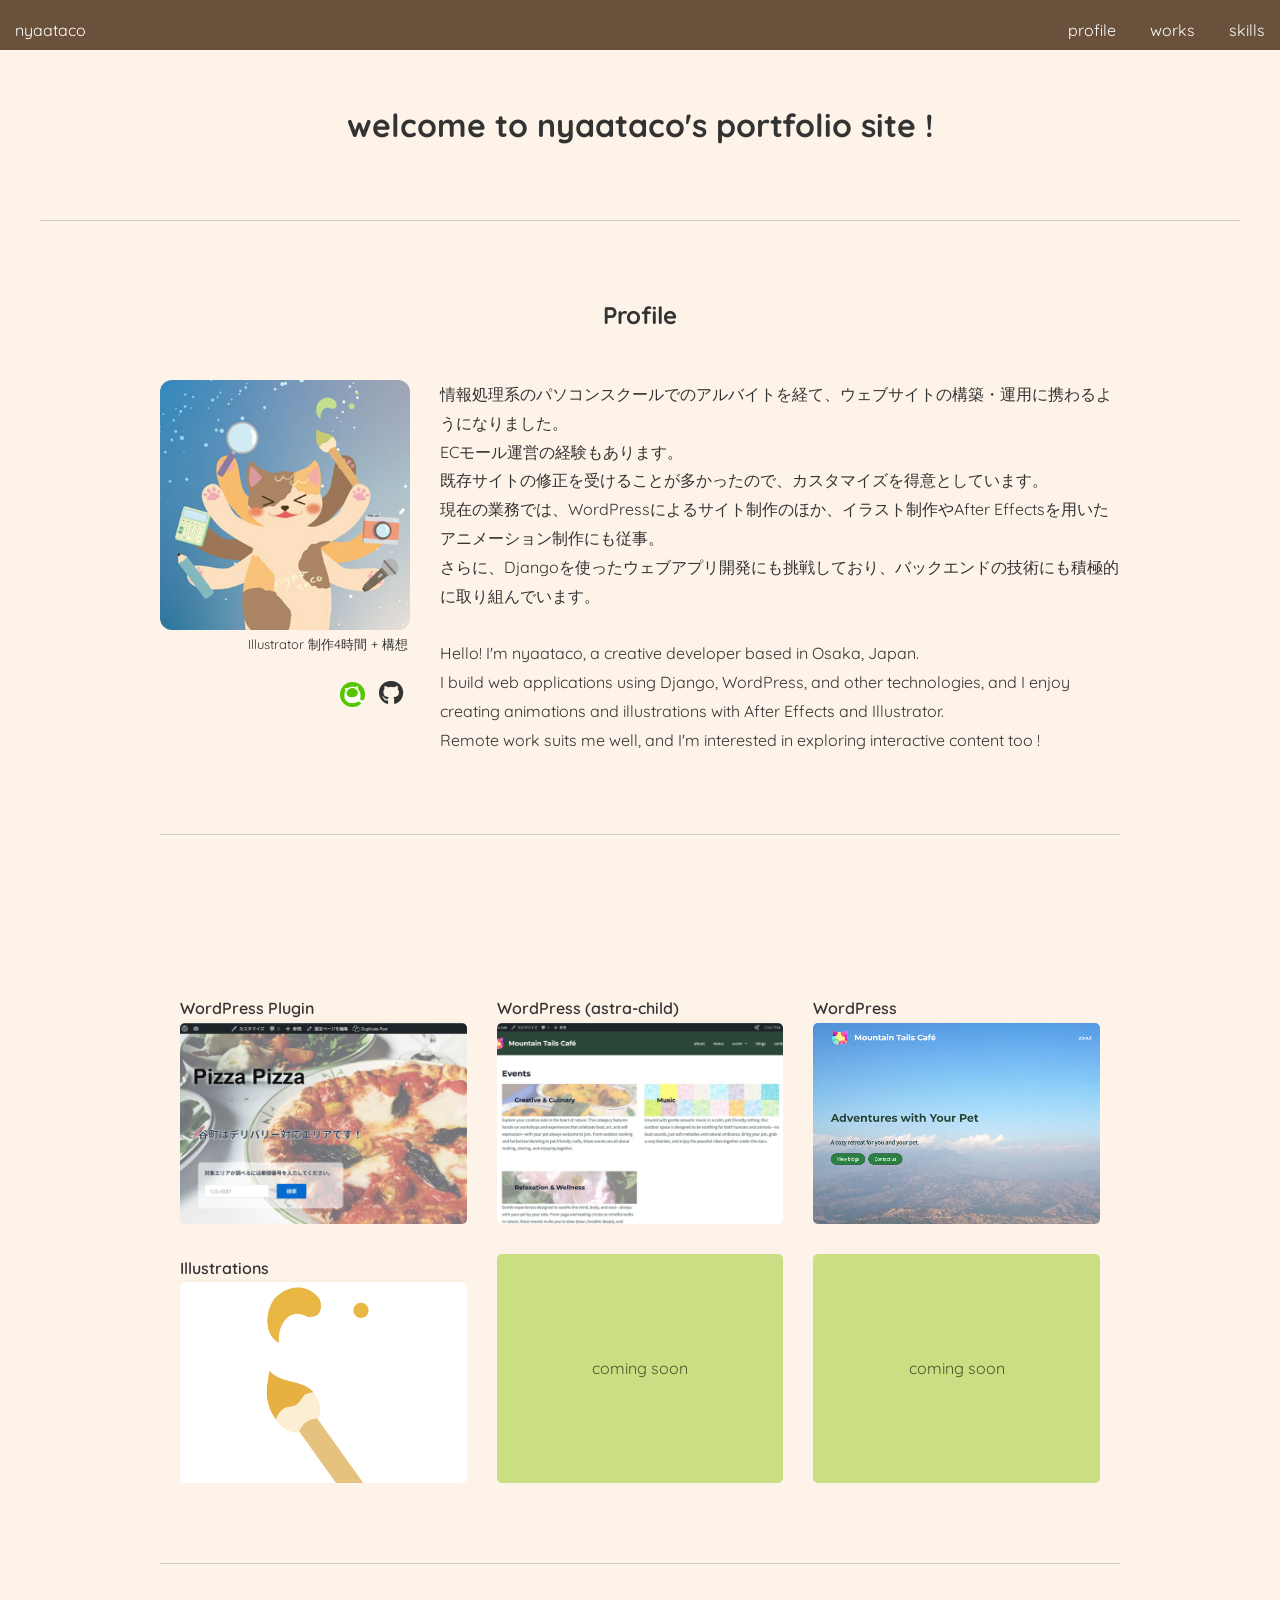
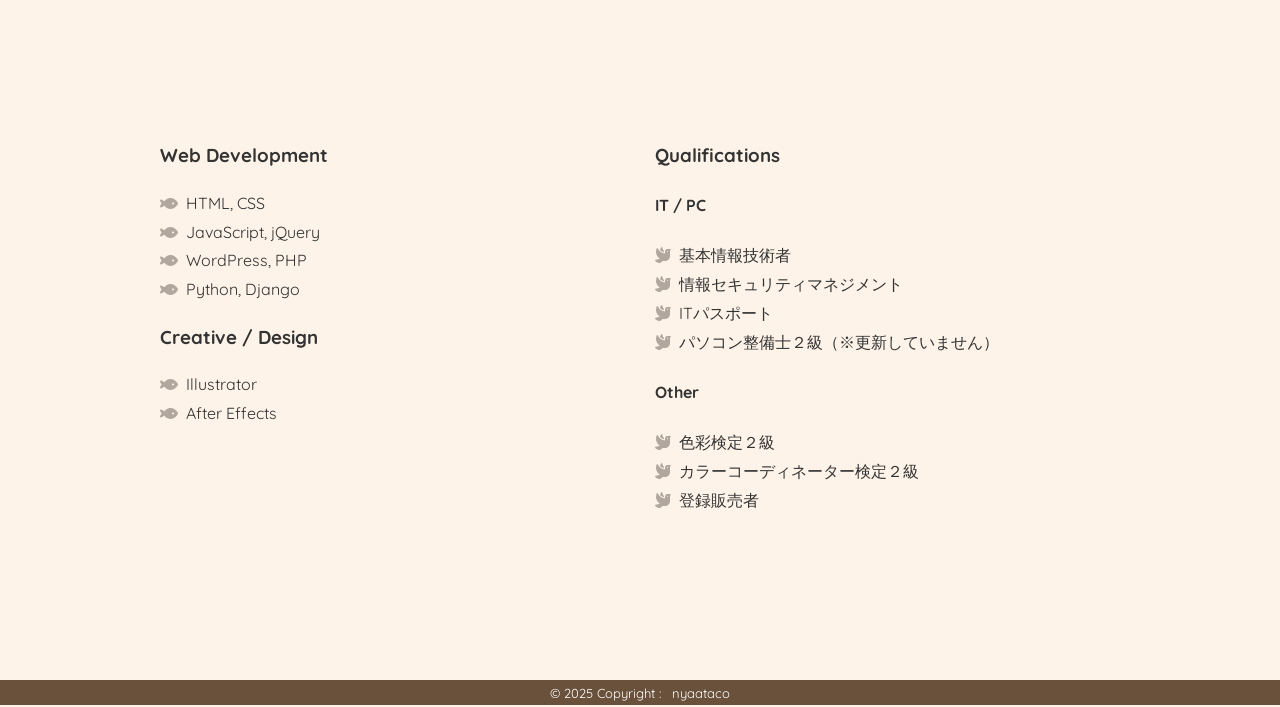
<file: index.html>
<!DOCTYPE html>
<html lang="ja">
<head>
    <meta charset="UTF-8">
    <meta name="viewport" content="width=device-width, initial-scale=1.0">
    <meta name="description" content="nyaatacoのポートフォリオサイトです。Web開発、動画制作、イラスト制作などの作品を紹介しています。">

    <title>nyaataco portfolio</title>
    <!-- Font Awesome -->
    <link
    href="https://cdnjs.cloudflare.com/ajax/libs/font-awesome/6.0.0/css/all.min.css"
    rel="stylesheet"
    />
    <!-- Google Fonts -->
    <link rel="preconnect" href="https://fonts.googleapis.com">
    <link rel="preconnect" href="https://fonts.gstatic.com" crossorigin>
    <link href="https://fonts.googleapis.com/css2?family=Kosugi+Maru&family=Quicksand:wght@300..700&display=swap" rel="stylesheet">
    <!-- css -->
    <link rel="stylesheet" href="css/normalize.css">
    <link rel="stylesheet" href="css/style.css">
    <!-- favicon -->
    <link rel="shortcut icon" type="image/x-icon" href="images/favicon.ico">
    
    <noscript>
        <style>
            h2.heading {
                opacity: 1 !important;
            }
        </style>
    </noscript>

</head>
<body>
    <header>
        <div class="header-inner">
            <div class="header-right">
                <a href="https://nyaataco.github.io/">
                    nyaataco
                </a>
            </div>
            <div class="header-left">
                <ul>
                    <li>
                        <a href="#profile">profile</a>
                    </li>
                    <li>
                        <a href="#works">works</a>
                    </li>
                    <li>
                        <a href="#skills">skills</a>
                    </li>
                </ul>
            </div>
        </div>
    </header>
    
    <div id="main">
        <div id="greeting">
            <h1 class="heading">welcome to nyaataco's portfolio site !</h1>
        </div>
        
        <div id="profile">
            <h2 class="heading">Profile</h2>
            <div class="inner">
                <div id="profile-text" class="right">
                情報処理系のパソコンスクールでのアルバイトを経て、ウェブサイトの構築・運用に携わるようになりました。<br>
                ECモール運営の経験もあります。<br>
                既存サイトの修正を受けることが多かったので、カスタマイズを得意としています。<br>
                
                現在の業務では、WordPressによるサイト制作のほか、イラスト制作やAfter Effectsを用いたアニメーション制作にも従事。<br>
                さらに、Djangoを使ったウェブアプリ開発にも挑戦しており、バックエンドの技術にも積極的に取り組んでいます。<br>
                <br>
                Hello! I'm nyaataco, a creative developer based in Osaka, Japan.<br>
                I build web applications using Django, WordPress, and other technologies, and I enjoy creating animations and illustrations with After Effects and Illustrator.<br>
                Remote work suits me well, and I'm interested in exploring interactive content too !<br>
                </div>
                <div class="left">
                    <div class="box">
                        <div class="profile-img"></div>
                    </div>
                    <p class="discription">Illustrator 制作4時間 + 構想</p>
                    <p class="link">
                        <a href="https://qiita.com/nyaataco" class="icon">
                            <img src="images/qiita-icon.png" alt="" class="qiita">
                        </a>
                        <a href="https://github.com/nyaataco" class="icon github">
                            <i class="fa-brands fa-github"></i>
                        </a>
                    </p>
                </div>
            </div>
        </div>


        <div id="works">
            <h2 class="heading">Works</h2>

            <div class="inner">
                <div class="col">
                    <a class="link" href="https://github.com/nyaataco/ZipcodeManager">
                        <p class="title">WordPress Plugin</p>
                        <div class="box">
                            <div class="image pizza"></div>
                        </div>
                    </a>
                </div>
                <div class="col">
                    <a class="link" href="https://github.com/nyaataco/MountainTailsCafe">
                        <p class="title">WordPress (astra-child)</p>
                        <div class="box">
                            <div class="image cafe-child"></div>
                        </div>
                    </a>
                </div>
                <div class="col">
                    <a class="link" href="mountain-tails-cafe.html">
                        <p class="title">WordPress</p>
                        <div class="box">
                            <div class="image cafe-blockeditor"></div>
                        </div>
                    </a>
                </div>
                <div class="col">
                    <a class="link" href="illustrations.html">
                        <p class="title">Illustrations</p>
                        <div class="box">
                            <div class="image illust"></div>
                        </div>
                    </a>
                </div>
                <div class="col" style="background-color: #cade83;">
                    <a class="link" href="">
                        <p class="title"></p>
                        <div class="box">
                            <div class="image" style="display: flex; justify-content: center; align-items: center;">coming soon</div>
                        </div>
                    </a>
                </div>
                 <div class="col" style="background-color: #cade83;">
                    <a class="link" href="">
                        <p class="title"></p>
                        <div class="box">
                            <div class="image" style="display: flex; justify-content: center; align-items: center;">coming soon</div>
                        </div>
                    </a>
                </div>
            </div>
        </div>

        
        <div id="skills">
            <h2 class="heading">Skills</h2>

            <div class="inner">
                <div id="development" class="left">
                    <h3>Web Development</h3>
                    <ul>
                        <li>HTML, CSS</li>
                        <li>JavaScript, jQuery</li>
                        <li>WordPress, PHP</li>
                        <li>Python, Django</li>
                    </ul>

                    <h3>Creative / Design</h3>
                    <ul>
                        <li>Illustrator</li>
                        <li>After Effects</li>
                    </ul>
                </div>

                <div id="qualification" class="right">
                    <h3>Qualifications</h3>

                    <h4>IT / PC</h4>
                    <ul>
                        <li>基本情報技術者</li>
                        <li>情報セキュリティマネジメント</li>
                        <li>ITパスポート</li>
                        <li>パソコン整備士２級（※更新していません）</li>
                    </ul>

                    <h4>Other</h4>
                    <ul>
                        <li>色彩検定２級</li>
                        <li>カラーコーディネーター検定２級</li>
                        <li>登録販売者</li>
                    </ul>
                </div>
            </div>
        </div>

    </div>

    <footer>
        © 2025 Copyright : &#8194;<a href="index.html">nyaataco</a>
    </footer>

    <script src="js/animation.js"></script>    

</body>
</html>
</file>
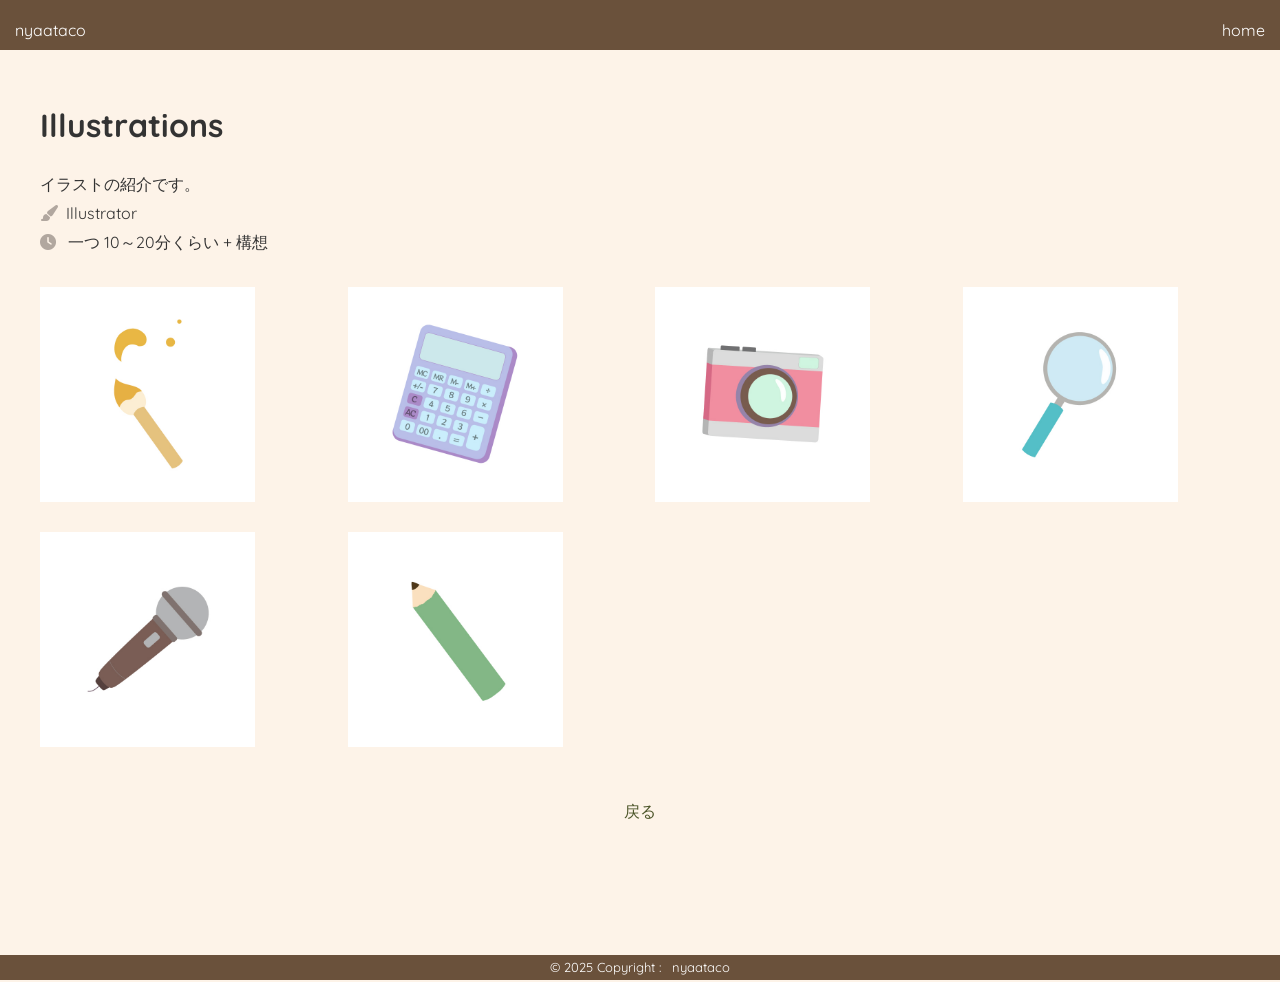
<file: illustrations.html>
<!DOCTYPE html>
<html lang="ja">
<head>
    <meta charset="UTF-8">
    <meta name="viewport" content="width=device-width, initial-scale=1.0">
    <meta name="description" content="nyaatacoのポートフォリオサイト、illustrationの紹介ページです。">

    <title>nyaataco portfolio | Illustrations</title>
    <!-- Font Awesome -->
    <link
    href="https://cdnjs.cloudflare.com/ajax/libs/font-awesome/6.0.0/css/all.min.css"
    rel="stylesheet"
    />
    <!-- Google Fonts -->
    <link rel="preconnect" href="https://fonts.googleapis.com">
    <link rel="preconnect" href="https://fonts.gstatic.com" crossorigin>
    <link href="https://fonts.googleapis.com/css2?family=Kosugi+Maru&family=Quicksand:wght@300..700&display=swap" rel="stylesheet">
    <!-- css -->
    <link rel="stylesheet" href="css/normalize.css">
    <link rel="stylesheet" href="css/style.css">
    <!-- favicon -->
    <link rel="shortcut icon" type="image/x-icon" href="images/favicon.ico">
    
    <noscript>
        <p>このページはjavascriptを有効にしてご覧ください。</p>
    </noscript>

</head>
<body>
    <header>
        <div class="header-inner">
            <div class="header-right">
                <a href="https://nyaataco.github.io/">
                    nyaataco
                </a>
            </div>
            <div class="header-left">
                <ul>
                    <li>
                        <a href="index.html">home</a>
                    </li>
                </ul>
            </div>
        </div>
    </header>
    
    <div id="main">
        
        <div class="illustrations">
            <h1>Illustrations</h1>

            <p class="text">
                イラストの紹介です。<br>
                <i class="fa-solid fa-paintbrush"></i>Illustrator<br>
                <i class="fa-regular fa-clock"></i> 一つ 10～20分くらい + 構想
            </p>

            <div class="container">

                <div class="illust brash"></div>

                <div class="illust calc"></div>

                <div class="illust camera"></div>

                <div class="illust glass"></div>

                <div class="illust mic"></div>

                <div class="illust pencil"></div>
                
            </div>
        </div>
        
        <div class="go-to-home">
            <a href="index.html">戻る</a>
        </div>
        
    </div>

    <footer>
        © 2025 Copyright : &#8194;<a href="index.html">nyaataco</a>
    </footer>

    <script src="js/image-viewer.js"></script>    

</body>
</html>
</file>
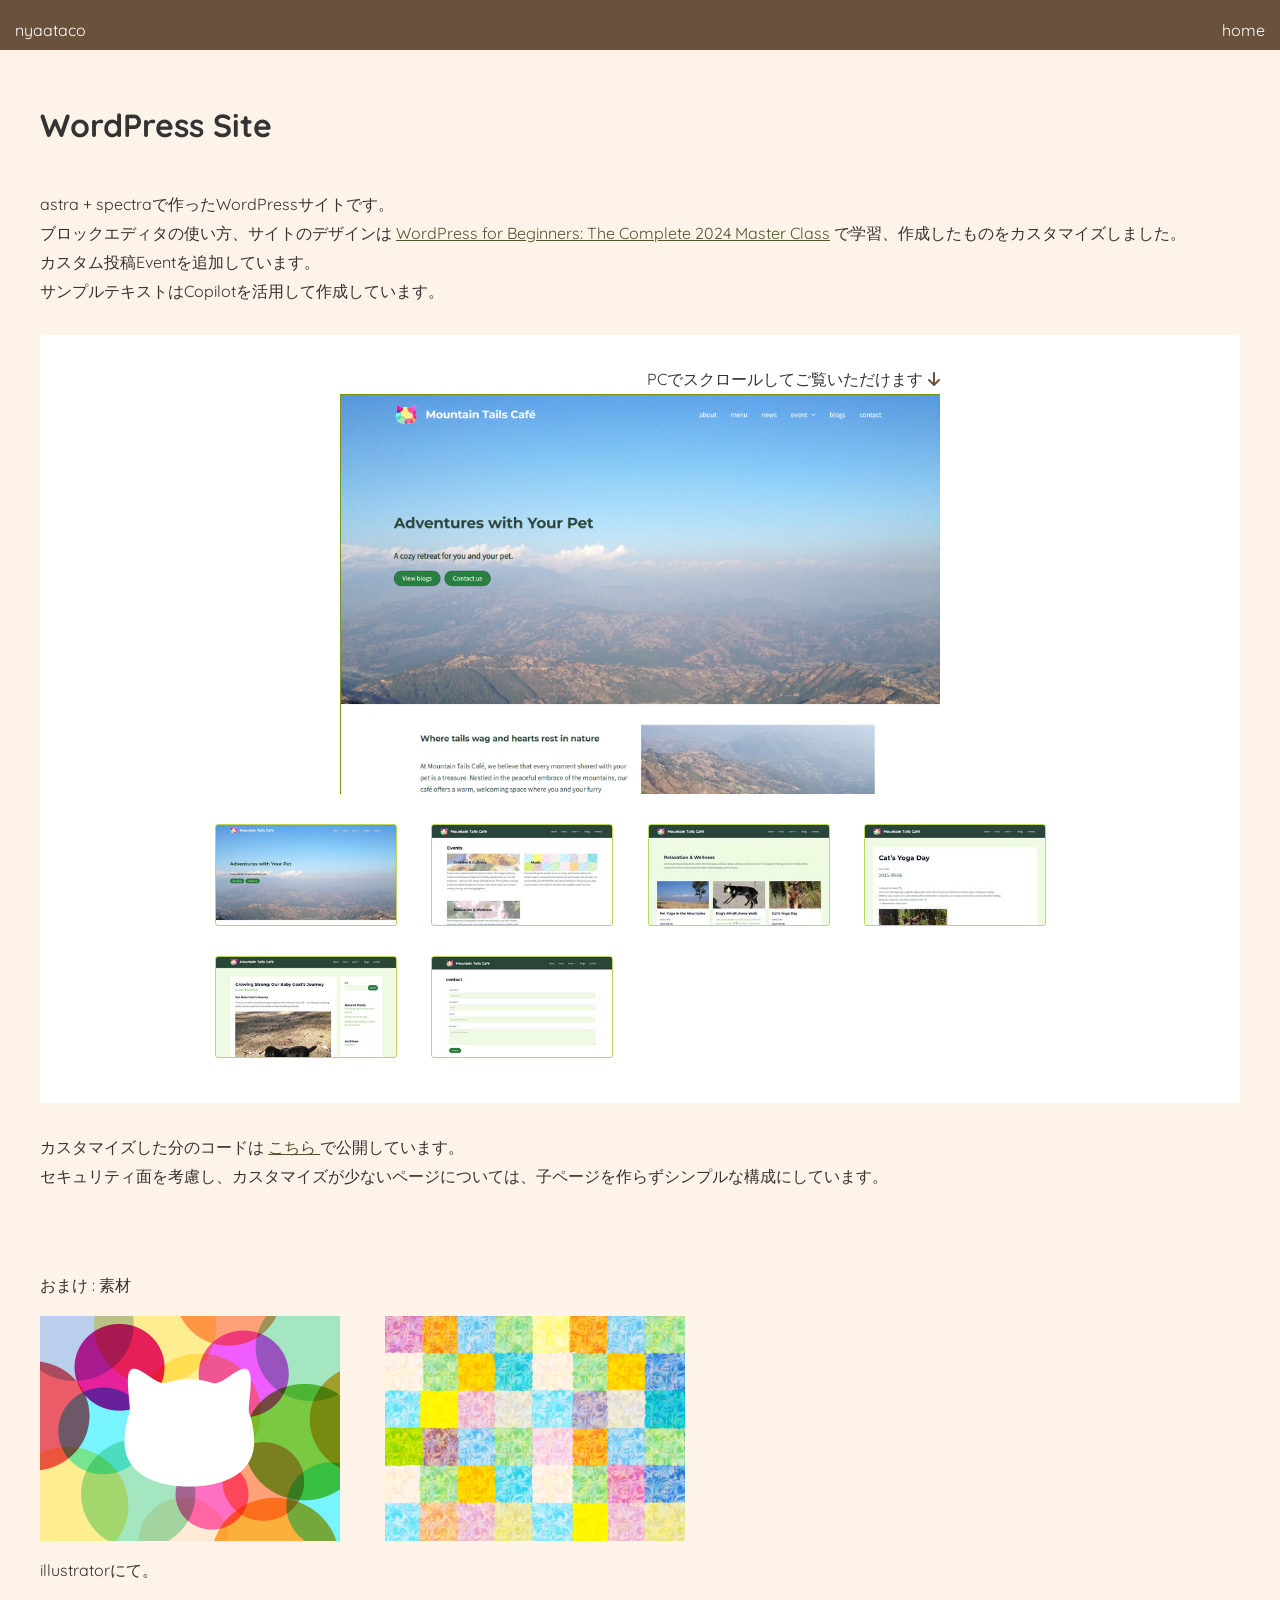
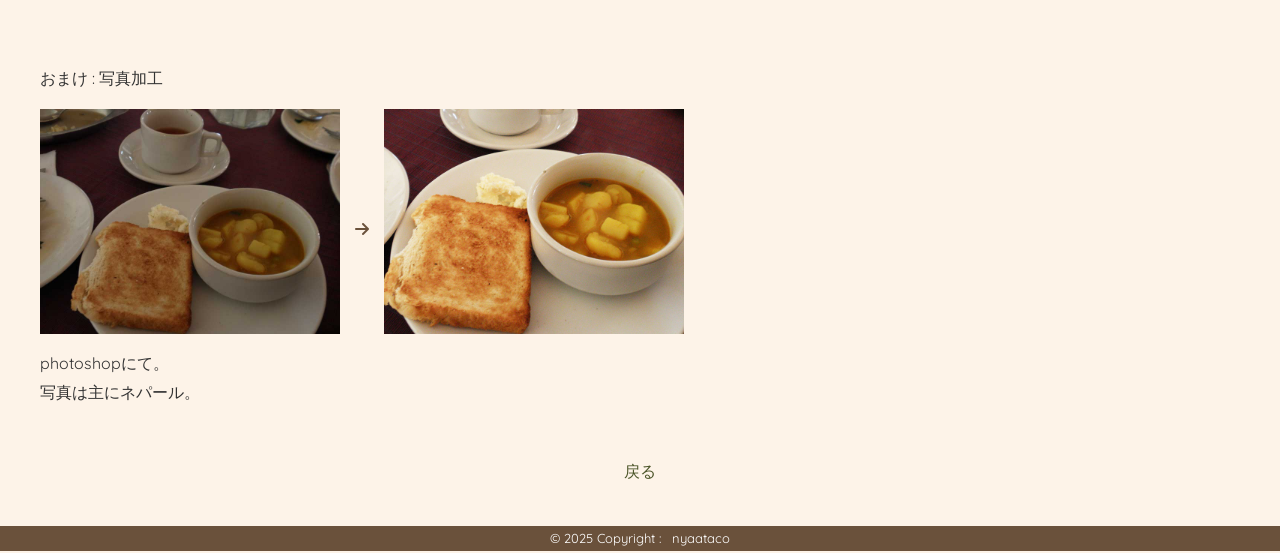
<file: mountain-tails-cafe.html>
<!DOCTYPE html>
<html lang="ja">
<head>
    <meta charset="UTF-8">
    <meta name="viewport" content="width=device-width, initial-scale=1.0">
    <meta name="description" content="nyaatacoのポートフォリオサイト、WordPressカスタマイズ例の紹介ページです。">

    <title>nyaataco portfolio | Mountain Tails Café</title>
    <!-- Font Awesome -->
    <link
    href="https://cdnjs.cloudflare.com/ajax/libs/font-awesome/6.0.0/css/all.min.css"
    rel="stylesheet"
    />
    <!-- Google Fonts -->
    <link rel="preconnect" href="https://fonts.googleapis.com">
    <link rel="preconnect" href="https://fonts.gstatic.com" crossorigin>
    <link href="https://fonts.googleapis.com/css2?family=Kosugi+Maru&family=Quicksand:wght@300..700&display=swap" rel="stylesheet">
    <!-- css -->
    <link rel="stylesheet" href="css/normalize.css">
    <link rel="stylesheet" href="css/style.css">
    <!-- favicon -->
    <link rel="shortcut icon" type="image/x-icon" href="images/favicon.ico">
    
    <noscript>
        <p>このページはjavascriptを有効にしてご覧ください。</p>
    </noscript>

</head>
<body>
    <header>
        <div class="header-inner">
            <div class="header-right">
                <a href="https://nyaataco.github.io/">
                    nyaataco
                </a>
            </div>
            <div class="header-left">
                <ul>
                    <li>
                        <a href="index.html">home</a>
                    </li>
                </ul>
            </div>
        </div>
    </header>
    
    <div id="main">
        
        <div class="mountain-tails-cafe">
            <h1>WordPress Site</h1>

            <p class="text">
                astra + spectraで作ったWordPressサイトです。<br>
                ブロックエディタの使い方、サイトのデザインは
                <a href="https://www.udemy.com/course/wordpress-for-beginners-the-complete-2019-wordpress-guide/?srsltid=AfmBOoo1im-56LOAHuvBipuovgrgFJYOSsEHyEW85Fhfvu8gNSwsKVHB" class="link-style">WordPress for Beginners: The Complete 2024 Master Class</a>
                で学習、作成したものをカスタマイズしました。<br>
                カスタム投稿Eventを追加しています。<br>
                サンプルテキストはCopilotを活用して作成しています。
            </p>

            <div class="container">
                <div class="message">
                    PCでスクロールしてご覧いただけます<i class="fa fa-arrow-down arrow"></i>
                </div>
                <div class="large-image">
                    <img src="images/MoutainTailsCafe/home.jpg" alt="Image preview" class="fade-in">
                </div>
                <div class="small-images-wrapper">
                    <div class="small-images">
                        <div class="image home" data-name="home"></div>
                        <!-- <div class="image menu" data-name="menu"></div> -->
                        <div class="image event" data-name="event"></div>
                        <div class="image event-achive" data-name="event-achive"></div>
                        <div class="image event-single" data-name="event-single"></div>
                        <div class="image blog" data-name="blog"></div>
                        <div class="image contact" data-name="contact"></div>
                    </div>
                </div>
            </div>

            <div class="text">
                カスタマイズした分のコードは
                <a href="https://github.com/nyaataco/MountainTailsCafe" class="link-style">
                    こちら
                </a>
                で公開しています。<br>
                セキュリティ面を考慮し、カスタマイズが少ないページについては、子ページを作らずシンプルな構成にしています。
            </div>

            <div class="omake">
                <p>
                おまけ : 
                素材
                </p>
                <div class="sample-images">
                    <img src="images/MoutainTailsCafe/astra-child.png" alt="screenshot">
                    <img src="images/MoutainTailsCafe/sample-image.jpg" alt="background">
                </div>
                illustratorにて。
            </div>

            <div class="omake">
                <p>
                おまけ : 
                写真加工
                </p>
                <div class="retouch">
                    <img src="images/MoutainTailsCafe/img-before.jpg" alt="加工前">
                    <div class="arrow"></div>
                    <img src="images/MoutainTailsCafe/img-after.jpg" alt="加工後">
                </div>
                photoshopにて。<br>
                写真は主にネパール。
            </div>
        </div>
        
        <div class="go-to-home">
            <a href="index.html">戻る</a>
        </div>
        
    </div>

    <footer>
        © 2025 Copyright : &#8194;<a href="index.html">nyaataco</a>
    </footer>

    <script src="js/image-viewer.js"></script>    

</body>
</html>
</file>
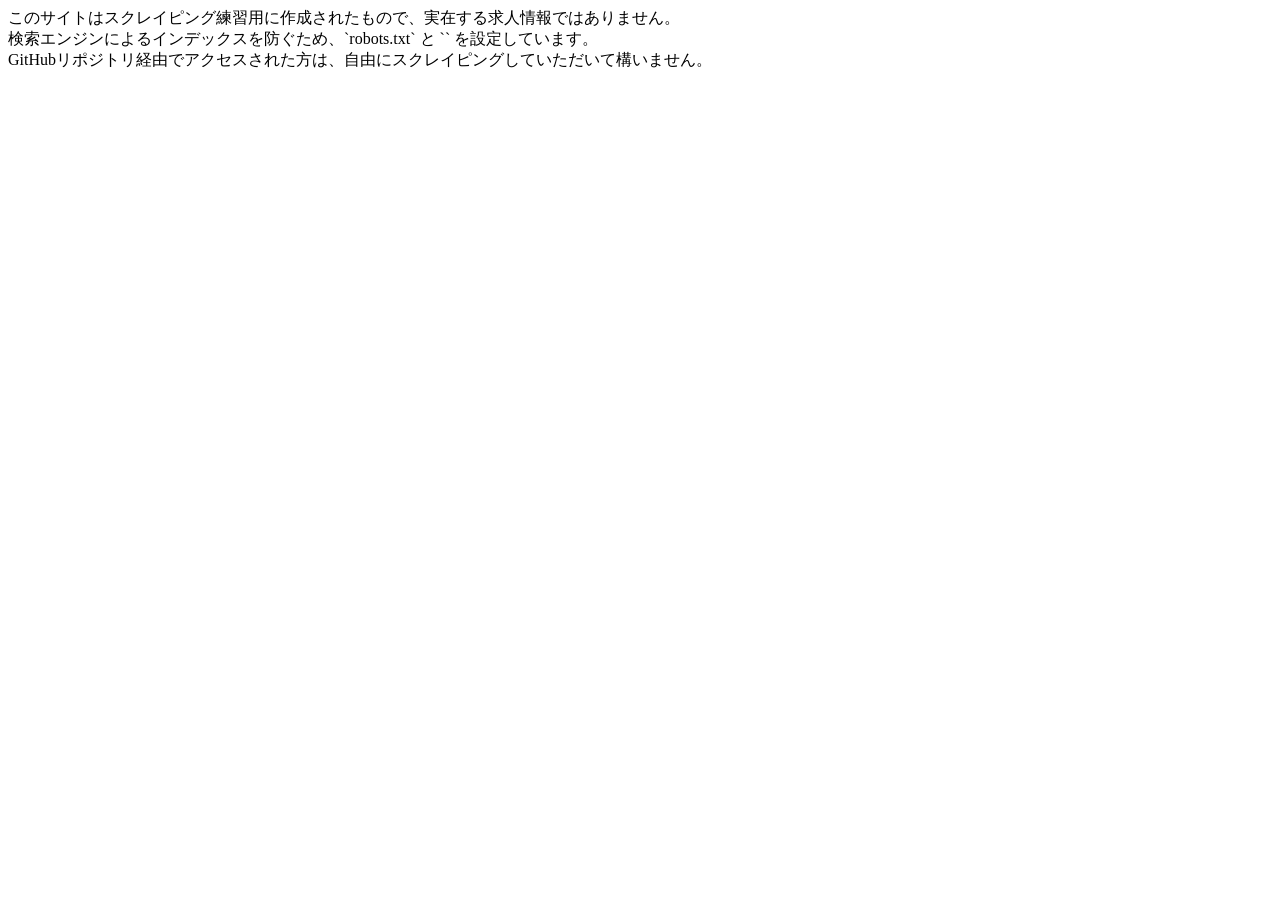
<file: scraping_practice_site/front-page.html>
<!DOCTYPE html>
<html lang="ja">
<head>
    <meta charset="UTF-8">
    <meta name="viewport" content="width=device-width, initial-scale=1.0">
    <title>Scraping Practice</title>
</head>
<body>
    
このサイトはスクレイピング練習用に作成されたもので、実在する求人情報ではありません。<br>
検索エンジンによるインデックスを防ぐため、`robots.txt` と `<meta name="robots" content="noindex">` を設定しています。 <br> 
GitHubリポジトリ経由でアクセスされた方は、自由にスクレイピングしていただいて構いません。<br>


</body>
</html>
</file>
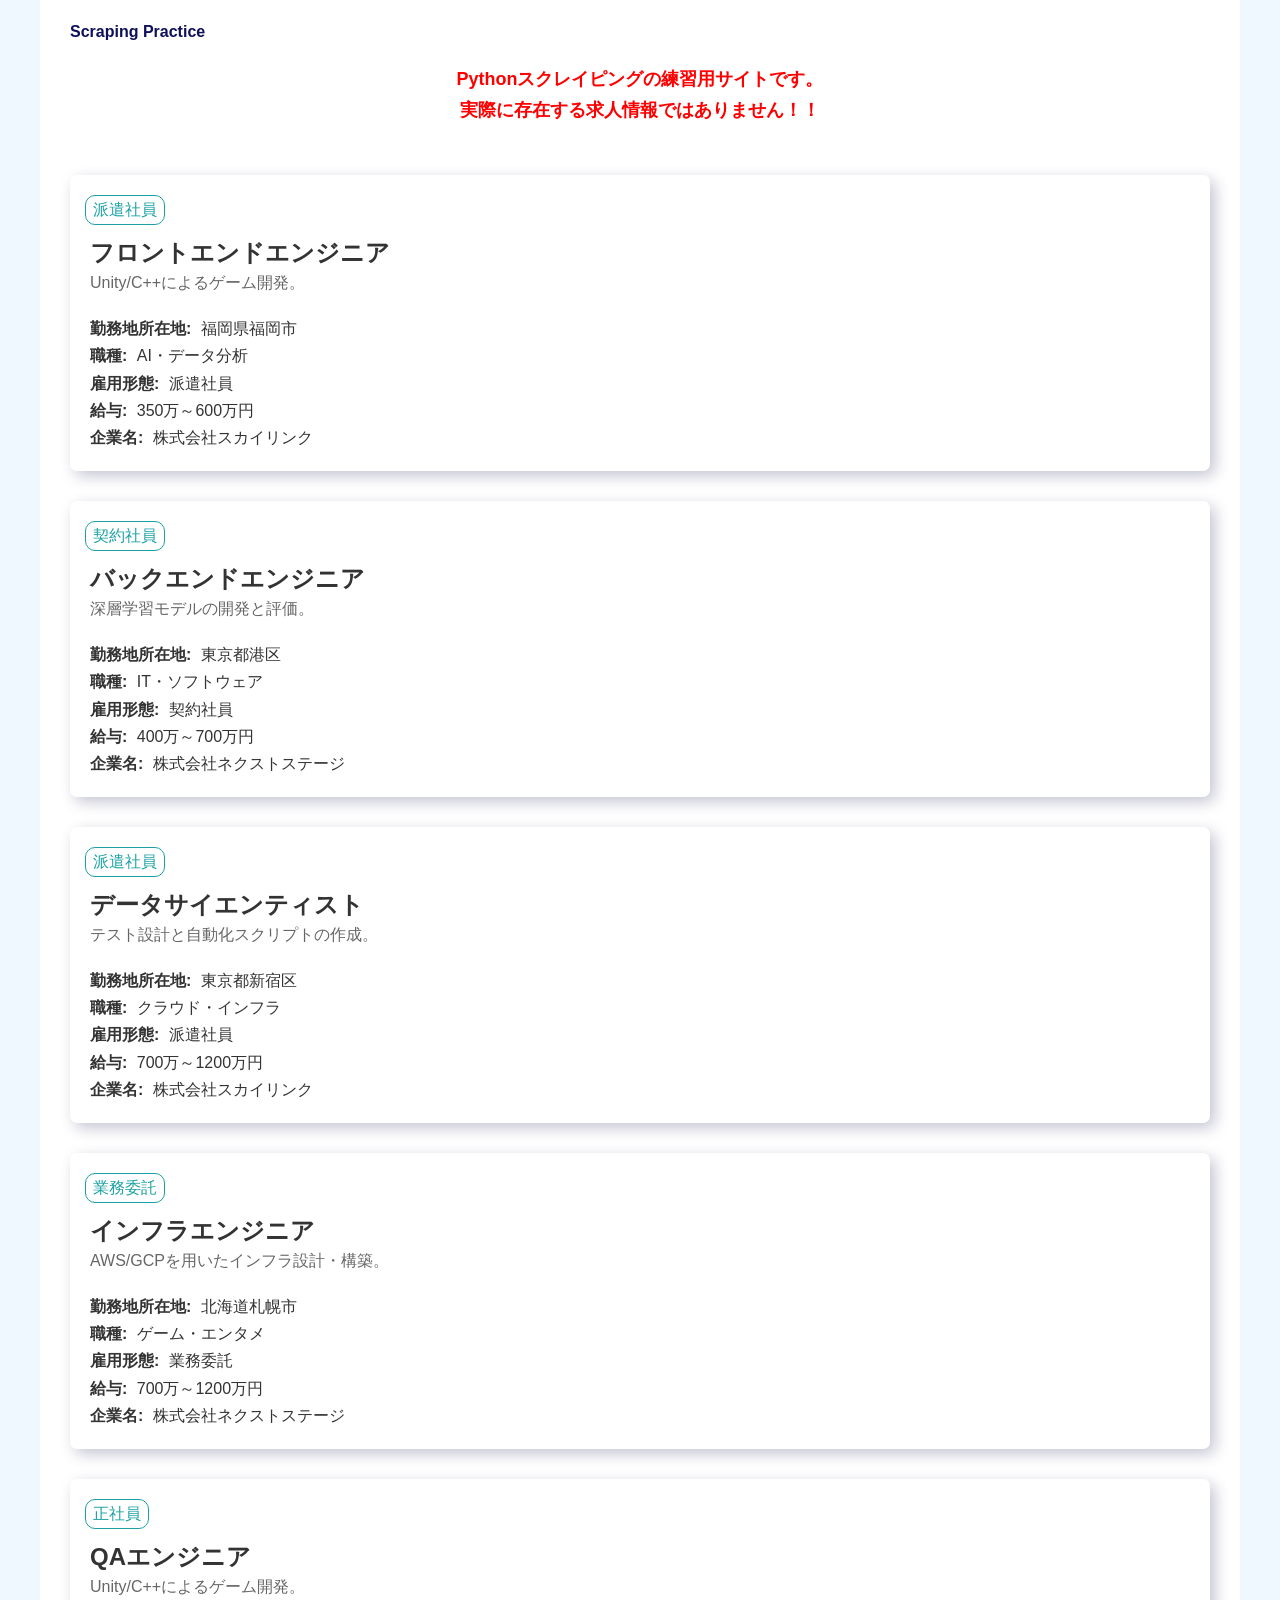
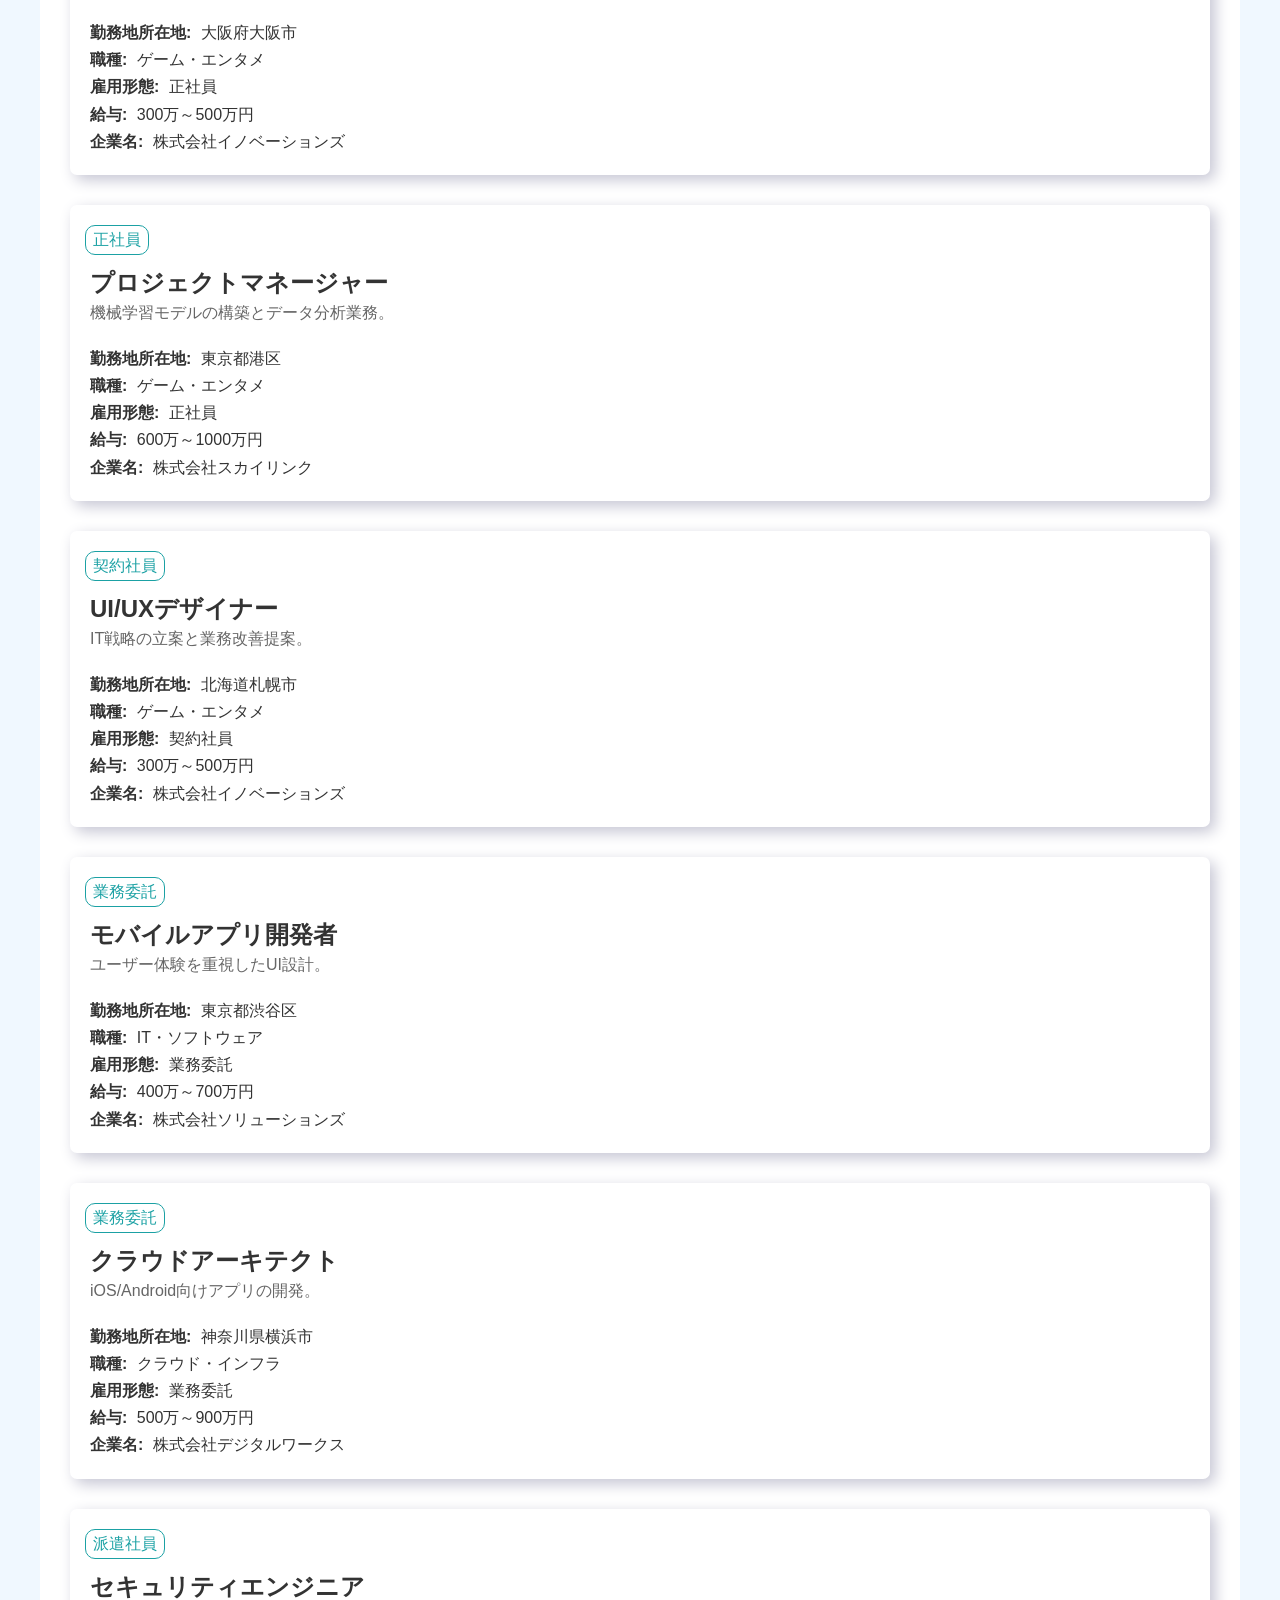
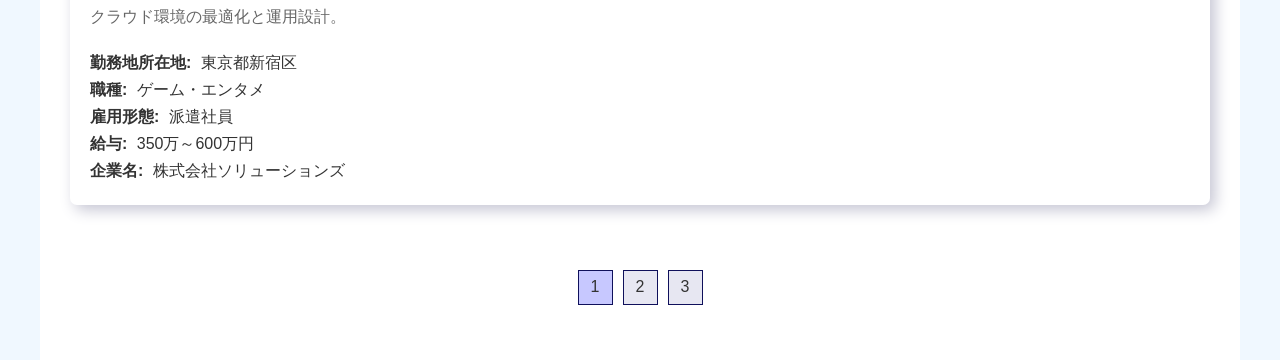
<file: scraping_practice_site/page1.html>
<!DOCTYPE html>
    <html lang="ja">
    <head>
        <meta charset="UTF-8">
        <meta name="viewport" content="width=device-width, initial-scale=1.0">
        <meta name="robots" content="noindex">
        <title>Scraping Practice 1</title>
        <link rel="stylesheet" href="scraping_style.css">
    </head>
    <body>
        <div class="main">

            <h1>Scraping Practice</h1>

            <p class="caution">
                Pythonスクレイピングの練習用サイトです。<br>
                実際に存在する求人情報ではありません！！
            </p>

            <div class="container">
    
                <a href="/jobs/1.html" class="jobsearch-card-link" target="_blank" rel="noopener noreferrer">
                    <div class="jobsearch-card">
                        <div class="employment-status">派遣社員</div>
                        <div class="jobsearch-header">
                            <h2 id="JobInfoHeader-title" class="jobsearch-title">フロントエンドエンジニア</h2>
                            <span class="description">Unity/C++によるゲーム開発。</span>
                        </div>
                        <div class="jobsearch-details">
                            <div class="jobsearch-location">
                                <span>勤務地所在地:</span> 福岡県福岡市
                            </div>
                            <div class="jobsearch-industry">
                                <span>職種:</span> AI・データ分析
                            </div>
                            <div class="jobsearch-employment">
                                <span>雇用形態:</span> 派遣社員
                            </div>
                            <div class="jobsearch-salary">
                                <span>給与:</span> 350万～600万円
                            </div>
                            <div class="jobsearch-company">
                                <span>企業名:</span> 株式会社スカイリンク
                            </div>
                        </div>
                    </div>
                </a>
        
                <a href="/jobs/2.html" class="jobsearch-card-link" target="_blank" rel="noopener noreferrer">
                    <div class="jobsearch-card">
                        <div class="employment-status">契約社員</div>
                        <div class="jobsearch-header">
                            <h2 id="JobInfoHeader-title" class="jobsearch-title">バックエンドエンジニア</h2>
                            <span class="description">深層学習モデルの開発と評価。</span>
                        </div>
                        <div class="jobsearch-details">
                            <div class="jobsearch-location">
                                <span>勤務地所在地:</span> 東京都港区
                            </div>
                            <div class="jobsearch-industry">
                                <span>職種:</span> IT・ソフトウェア
                            </div>
                            <div class="jobsearch-employment">
                                <span>雇用形態:</span> 契約社員
                            </div>
                            <div class="jobsearch-salary">
                                <span>給与:</span> 400万～700万円
                            </div>
                            <div class="jobsearch-company">
                                <span>企業名:</span> 株式会社ネクストステージ
                            </div>
                        </div>
                    </div>
                </a>
        
                <a href="/jobs/3.html" class="jobsearch-card-link" target="_blank" rel="noopener noreferrer">
                    <div class="jobsearch-card">
                        <div class="employment-status">派遣社員</div>
                        <div class="jobsearch-header">
                            <h2 id="JobInfoHeader-title" class="jobsearch-title">データサイエンティスト</h2>
                            <span class="description">テスト設計と自動化スクリプトの作成。</span>
                        </div>
                        <div class="jobsearch-details">
                            <div class="jobsearch-location">
                                <span>勤務地所在地:</span> 東京都新宿区
                            </div>
                            <div class="jobsearch-industry">
                                <span>職種:</span> クラウド・インフラ
                            </div>
                            <div class="jobsearch-employment">
                                <span>雇用形態:</span> 派遣社員
                            </div>
                            <div class="jobsearch-salary">
                                <span>給与:</span> 700万～1200万円
                            </div>
                            <div class="jobsearch-company">
                                <span>企業名:</span> 株式会社スカイリンク
                            </div>
                        </div>
                    </div>
                </a>
        
                <a href="/jobs/4.html" class="jobsearch-card-link" target="_blank" rel="noopener noreferrer">
                    <div class="jobsearch-card">
                        <div class="employment-status">業務委託</div>
                        <div class="jobsearch-header">
                            <h2 id="JobInfoHeader-title" class="jobsearch-title">インフラエンジニア</h2>
                            <span class="description">AWS/GCPを用いたインフラ設計・構築。</span>
                        </div>
                        <div class="jobsearch-details">
                            <div class="jobsearch-location">
                                <span>勤務地所在地:</span> 北海道札幌市
                            </div>
                            <div class="jobsearch-industry">
                                <span>職種:</span> ゲーム・エンタメ
                            </div>
                            <div class="jobsearch-employment">
                                <span>雇用形態:</span> 業務委託
                            </div>
                            <div class="jobsearch-salary">
                                <span>給与:</span> 700万～1200万円
                            </div>
                            <div class="jobsearch-company">
                                <span>企業名:</span> 株式会社ネクストステージ
                            </div>
                        </div>
                    </div>
                </a>
        
                <a href="/jobs/5.html" class="jobsearch-card-link" target="_blank" rel="noopener noreferrer">
                    <div class="jobsearch-card">
                        <div class="employment-status">正社員</div>
                        <div class="jobsearch-header">
                            <h2 id="JobInfoHeader-title" class="jobsearch-title">QAエンジニア</h2>
                            <span class="description">Unity/C++によるゲーム開発。</span>
                        </div>
                        <div class="jobsearch-details">
                            <div class="jobsearch-location">
                                <span>勤務地所在地:</span> 大阪府大阪市
                            </div>
                            <div class="jobsearch-industry">
                                <span>職種:</span> ゲーム・エンタメ
                            </div>
                            <div class="jobsearch-employment">
                                <span>雇用形態:</span> 正社員
                            </div>
                            <div class="jobsearch-salary">
                                <span>給与:</span> 300万～500万円
                            </div>
                            <div class="jobsearch-company">
                                <span>企業名:</span> 株式会社イノベーションズ
                            </div>
                        </div>
                    </div>
                </a>
        
                <a href="/jobs/6.html" class="jobsearch-card-link" target="_blank" rel="noopener noreferrer">
                    <div class="jobsearch-card">
                        <div class="employment-status">正社員</div>
                        <div class="jobsearch-header">
                            <h2 id="JobInfoHeader-title" class="jobsearch-title">プロジェクトマネージャー</h2>
                            <span class="description">機械学習モデルの構築とデータ分析業務。</span>
                        </div>
                        <div class="jobsearch-details">
                            <div class="jobsearch-location">
                                <span>勤務地所在地:</span> 東京都港区
                            </div>
                            <div class="jobsearch-industry">
                                <span>職種:</span> ゲーム・エンタメ
                            </div>
                            <div class="jobsearch-employment">
                                <span>雇用形態:</span> 正社員
                            </div>
                            <div class="jobsearch-salary">
                                <span>給与:</span> 600万～1000万円
                            </div>
                            <div class="jobsearch-company">
                                <span>企業名:</span> 株式会社スカイリンク
                            </div>
                        </div>
                    </div>
                </a>
        
                <a href="/jobs/7.html" class="jobsearch-card-link" target="_blank" rel="noopener noreferrer">
                    <div class="jobsearch-card">
                        <div class="employment-status">契約社員</div>
                        <div class="jobsearch-header">
                            <h2 id="JobInfoHeader-title" class="jobsearch-title">UI/UXデザイナー</h2>
                            <span class="description">IT戦略の立案と業務改善提案。</span>
                        </div>
                        <div class="jobsearch-details">
                            <div class="jobsearch-location">
                                <span>勤務地所在地:</span> 北海道札幌市
                            </div>
                            <div class="jobsearch-industry">
                                <span>職種:</span> ゲーム・エンタメ
                            </div>
                            <div class="jobsearch-employment">
                                <span>雇用形態:</span> 契約社員
                            </div>
                            <div class="jobsearch-salary">
                                <span>給与:</span> 300万～500万円
                            </div>
                            <div class="jobsearch-company">
                                <span>企業名:</span> 株式会社イノベーションズ
                            </div>
                        </div>
                    </div>
                </a>
        
                <a href="/jobs/8.html" class="jobsearch-card-link" target="_blank" rel="noopener noreferrer">
                    <div class="jobsearch-card">
                        <div class="employment-status">業務委託</div>
                        <div class="jobsearch-header">
                            <h2 id="JobInfoHeader-title" class="jobsearch-title">モバイルアプリ開発者</h2>
                            <span class="description">ユーザー体験を重視したUI設計。</span>
                        </div>
                        <div class="jobsearch-details">
                            <div class="jobsearch-location">
                                <span>勤務地所在地:</span> 東京都渋谷区
                            </div>
                            <div class="jobsearch-industry">
                                <span>職種:</span> IT・ソフトウェア
                            </div>
                            <div class="jobsearch-employment">
                                <span>雇用形態:</span> 業務委託
                            </div>
                            <div class="jobsearch-salary">
                                <span>給与:</span> 400万～700万円
                            </div>
                            <div class="jobsearch-company">
                                <span>企業名:</span> 株式会社ソリューションズ
                            </div>
                        </div>
                    </div>
                </a>
        
                <a href="/jobs/9.html" class="jobsearch-card-link" target="_blank" rel="noopener noreferrer">
                    <div class="jobsearch-card">
                        <div class="employment-status">業務委託</div>
                        <div class="jobsearch-header">
                            <h2 id="JobInfoHeader-title" class="jobsearch-title">クラウドアーキテクト</h2>
                            <span class="description">iOS/Android向けアプリの開発。</span>
                        </div>
                        <div class="jobsearch-details">
                            <div class="jobsearch-location">
                                <span>勤務地所在地:</span> 神奈川県横浜市
                            </div>
                            <div class="jobsearch-industry">
                                <span>職種:</span> クラウド・インフラ
                            </div>
                            <div class="jobsearch-employment">
                                <span>雇用形態:</span> 業務委託
                            </div>
                            <div class="jobsearch-salary">
                                <span>給与:</span> 500万～900万円
                            </div>
                            <div class="jobsearch-company">
                                <span>企業名:</span> 株式会社デジタルワークス
                            </div>
                        </div>
                    </div>
                </a>
        
                <a href="/jobs/10.html" class="jobsearch-card-link" target="_blank" rel="noopener noreferrer">
                    <div class="jobsearch-card">
                        <div class="employment-status">派遣社員</div>
                        <div class="jobsearch-header">
                            <h2 id="JobInfoHeader-title" class="jobsearch-title">セキュリティエンジニア</h2>
                            <span class="description">クラウド環境の最適化と運用設計。</span>
                        </div>
                        <div class="jobsearch-details">
                            <div class="jobsearch-location">
                                <span>勤務地所在地:</span> 東京都新宿区
                            </div>
                            <div class="jobsearch-industry">
                                <span>職種:</span> ゲーム・エンタメ
                            </div>
                            <div class="jobsearch-employment">
                                <span>雇用形態:</span> 派遣社員
                            </div>
                            <div class="jobsearch-salary">
                                <span>給与:</span> 350万～600万円
                            </div>
                            <div class="jobsearch-company">
                                <span>企業名:</span> 株式会社ソリューションズ
                            </div>
                        </div>
                    </div>
                </a>
        
            </div>

            <div class="pagenator">
    
            <a href="page1.html">
                <div class="pagenator-num current-page"><span>1</span></div>
            </a>
            
            <a href="page2.html">
                <div class="pagenator-num "><span>2</span></div>
            </a>
            
            <a href="page3.html">
                <div class="pagenator-num "><span>3</span></div>
            </a>
                     
            </div>

        </div> 
    </body>
    </html>
</file>
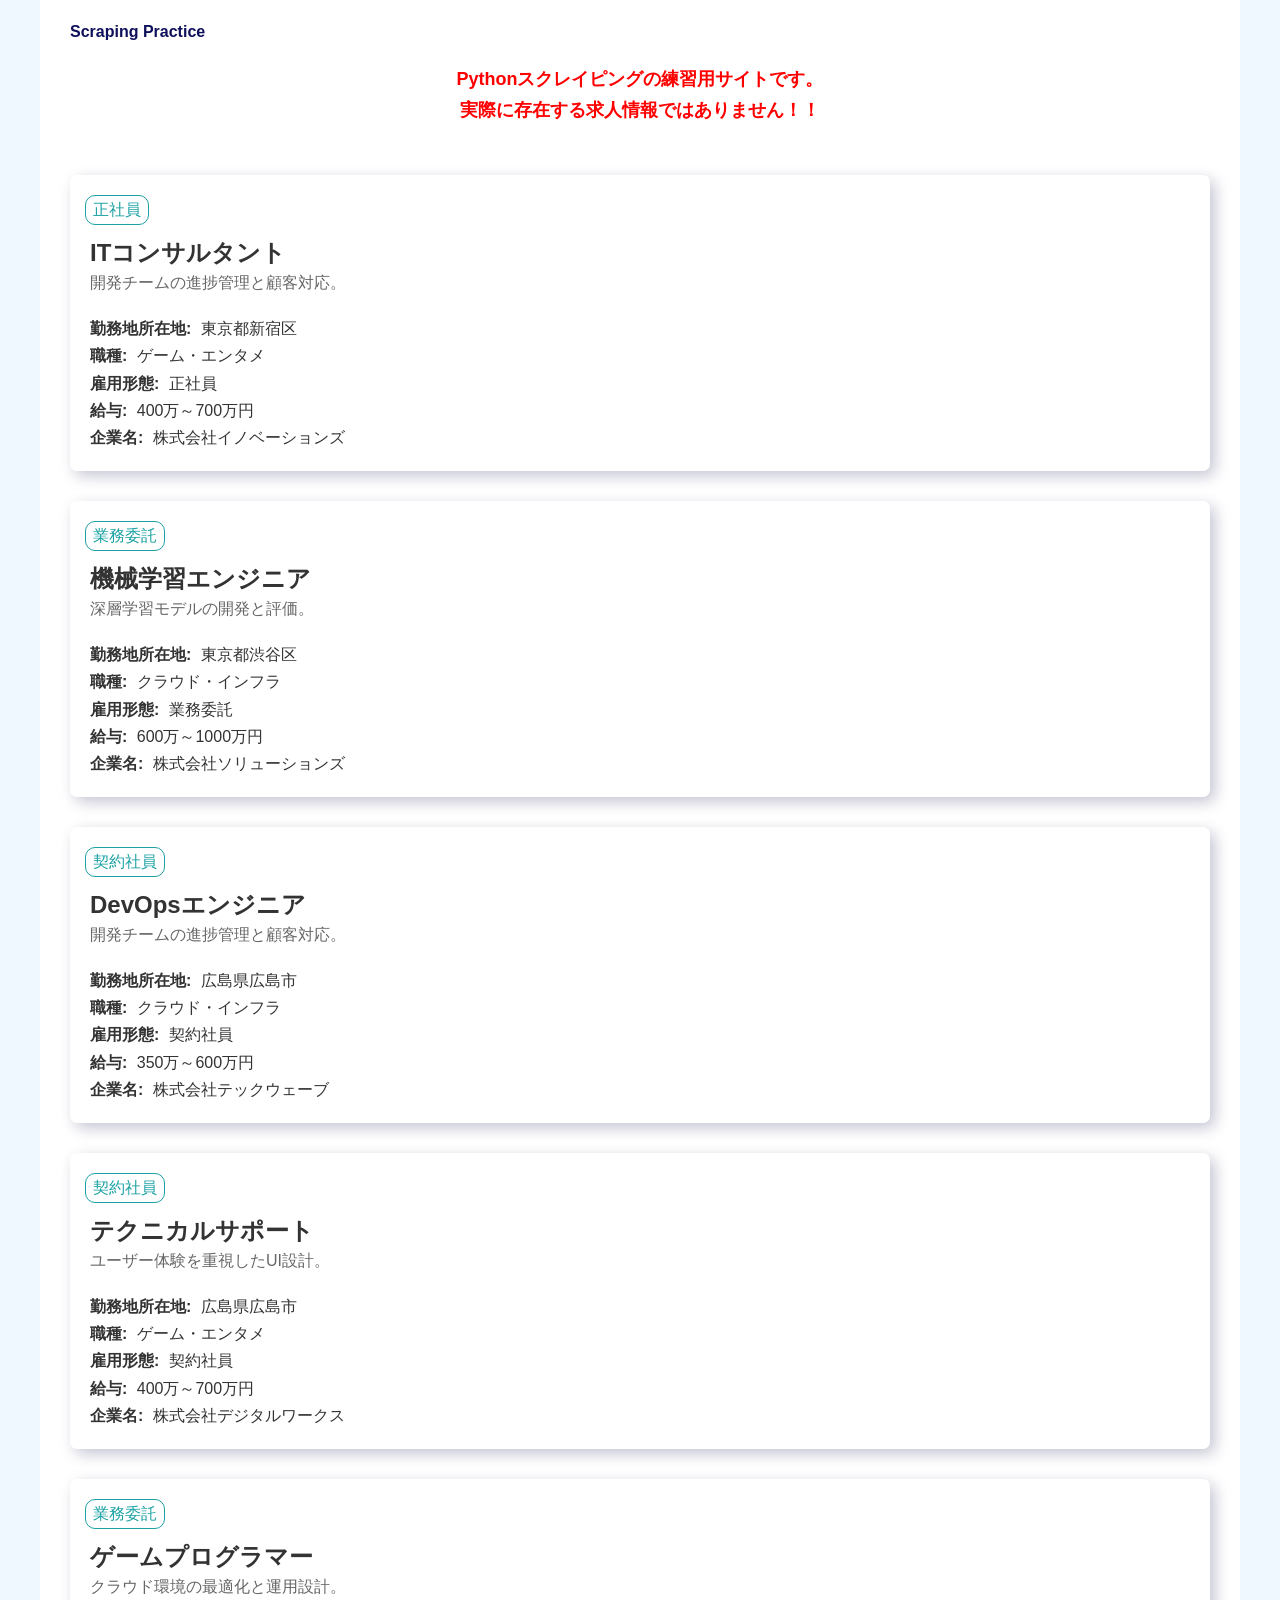
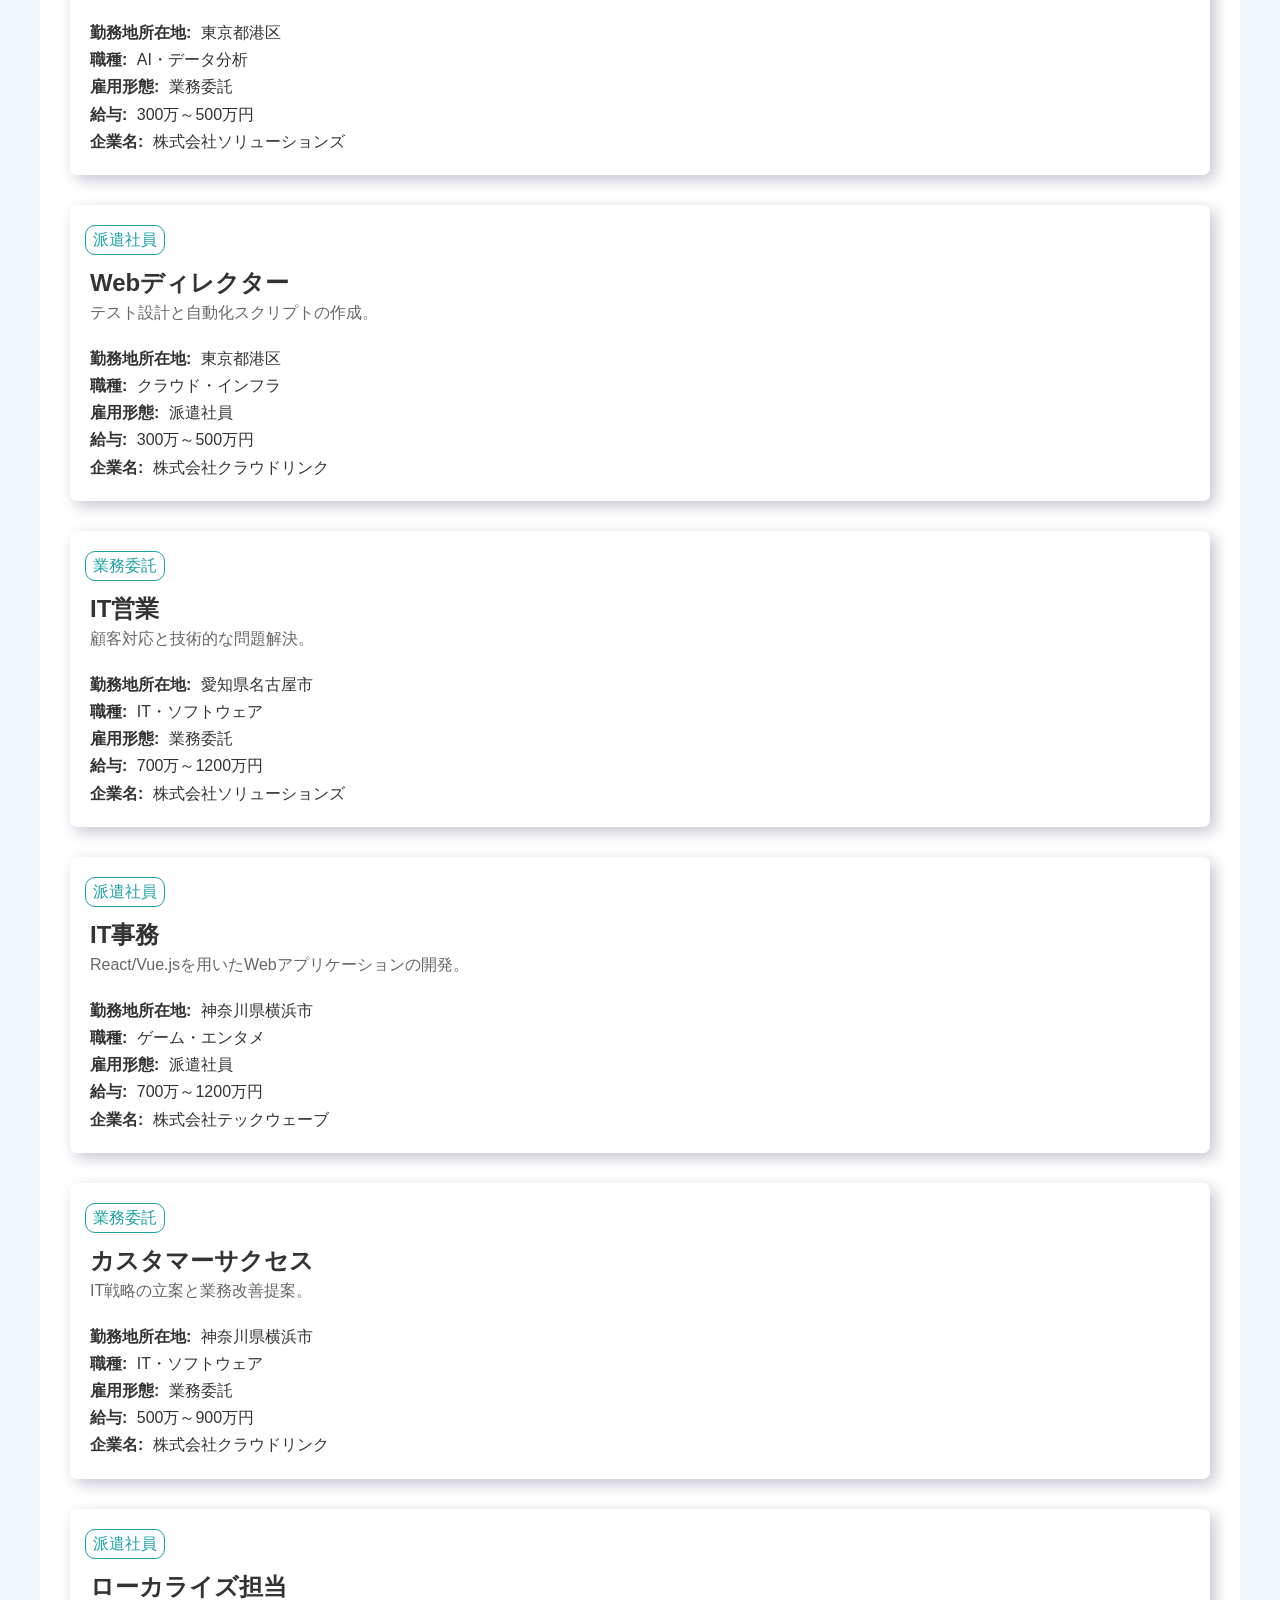
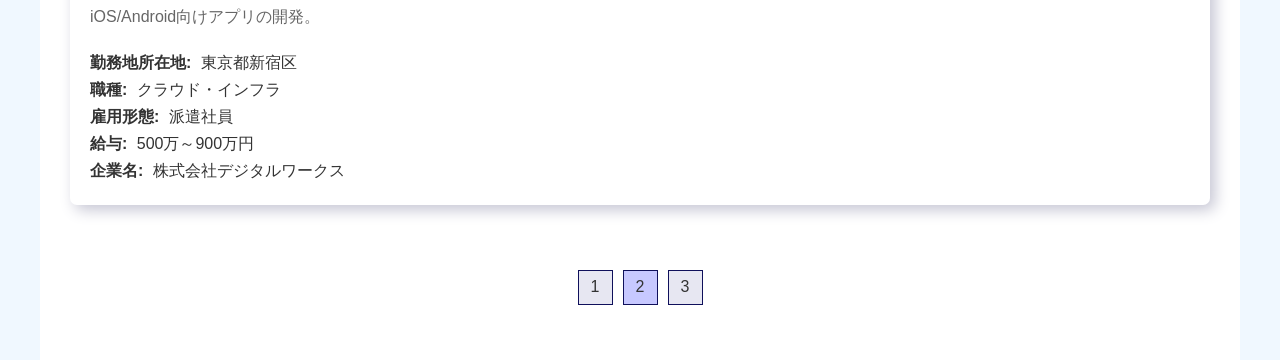
<file: scraping_practice_site/page2.html>
<!DOCTYPE html>
    <html lang="ja">
    <head>
        <meta charset="UTF-8">
        <meta name="viewport" content="width=device-width, initial-scale=1.0">
        <meta name="robots" content="noindex">
        <title>Scraping Practice 2</title>
        <link rel="stylesheet" href="scraping_style.css">
    </head>
    <body>
        <div class="main">

            <h1>Scraping Practice</h1>

            <p class="caution">
                Pythonスクレイピングの練習用サイトです。<br>
                実際に存在する求人情報ではありません！！
            </p>

            <div class="container">
    
                <a href="/jobs/11.html" class="jobsearch-card-link" target="_blank" rel="noopener noreferrer">
                    <div class="jobsearch-card">
                        <div class="employment-status">正社員</div>
                        <div class="jobsearch-header">
                            <h2 id="JobInfoHeader-title" class="jobsearch-title">ITコンサルタント</h2>
                            <span class="description">開発チームの進捗管理と顧客対応。</span>
                        </div>
                        <div class="jobsearch-details">
                            <div class="jobsearch-location">
                                <span>勤務地所在地:</span> 東京都新宿区
                            </div>
                            <div class="jobsearch-industry">
                                <span>職種:</span> ゲーム・エンタメ
                            </div>
                            <div class="jobsearch-employment">
                                <span>雇用形態:</span> 正社員
                            </div>
                            <div class="jobsearch-salary">
                                <span>給与:</span> 400万～700万円
                            </div>
                            <div class="jobsearch-company">
                                <span>企業名:</span> 株式会社イノベーションズ
                            </div>
                        </div>
                    </div>
                </a>
        
                <a href="/jobs/12.html" class="jobsearch-card-link" target="_blank" rel="noopener noreferrer">
                    <div class="jobsearch-card">
                        <div class="employment-status">業務委託</div>
                        <div class="jobsearch-header">
                            <h2 id="JobInfoHeader-title" class="jobsearch-title">機械学習エンジニア</h2>
                            <span class="description">深層学習モデルの開発と評価。</span>
                        </div>
                        <div class="jobsearch-details">
                            <div class="jobsearch-location">
                                <span>勤務地所在地:</span> 東京都渋谷区
                            </div>
                            <div class="jobsearch-industry">
                                <span>職種:</span> クラウド・インフラ
                            </div>
                            <div class="jobsearch-employment">
                                <span>雇用形態:</span> 業務委託
                            </div>
                            <div class="jobsearch-salary">
                                <span>給与:</span> 600万～1000万円
                            </div>
                            <div class="jobsearch-company">
                                <span>企業名:</span> 株式会社ソリューションズ
                            </div>
                        </div>
                    </div>
                </a>
        
                <a href="/jobs/13.html" class="jobsearch-card-link" target="_blank" rel="noopener noreferrer">
                    <div class="jobsearch-card">
                        <div class="employment-status">契約社員</div>
                        <div class="jobsearch-header">
                            <h2 id="JobInfoHeader-title" class="jobsearch-title">DevOpsエンジニア</h2>
                            <span class="description">開発チームの進捗管理と顧客対応。</span>
                        </div>
                        <div class="jobsearch-details">
                            <div class="jobsearch-location">
                                <span>勤務地所在地:</span> 広島県広島市
                            </div>
                            <div class="jobsearch-industry">
                                <span>職種:</span> クラウド・インフラ
                            </div>
                            <div class="jobsearch-employment">
                                <span>雇用形態:</span> 契約社員
                            </div>
                            <div class="jobsearch-salary">
                                <span>給与:</span> 350万～600万円
                            </div>
                            <div class="jobsearch-company">
                                <span>企業名:</span> 株式会社テックウェーブ
                            </div>
                        </div>
                    </div>
                </a>
        
                <a href="/jobs/14.html" class="jobsearch-card-link" target="_blank" rel="noopener noreferrer">
                    <div class="jobsearch-card">
                        <div class="employment-status">契約社員</div>
                        <div class="jobsearch-header">
                            <h2 id="JobInfoHeader-title" class="jobsearch-title">テクニカルサポート</h2>
                            <span class="description">ユーザー体験を重視したUI設計。</span>
                        </div>
                        <div class="jobsearch-details">
                            <div class="jobsearch-location">
                                <span>勤務地所在地:</span> 広島県広島市
                            </div>
                            <div class="jobsearch-industry">
                                <span>職種:</span> ゲーム・エンタメ
                            </div>
                            <div class="jobsearch-employment">
                                <span>雇用形態:</span> 契約社員
                            </div>
                            <div class="jobsearch-salary">
                                <span>給与:</span> 400万～700万円
                            </div>
                            <div class="jobsearch-company">
                                <span>企業名:</span> 株式会社デジタルワークス
                            </div>
                        </div>
                    </div>
                </a>
        
                <a href="/jobs/15.html" class="jobsearch-card-link" target="_blank" rel="noopener noreferrer">
                    <div class="jobsearch-card">
                        <div class="employment-status">業務委託</div>
                        <div class="jobsearch-header">
                            <h2 id="JobInfoHeader-title" class="jobsearch-title">ゲームプログラマー</h2>
                            <span class="description">クラウド環境の最適化と運用設計。</span>
                        </div>
                        <div class="jobsearch-details">
                            <div class="jobsearch-location">
                                <span>勤務地所在地:</span> 東京都港区
                            </div>
                            <div class="jobsearch-industry">
                                <span>職種:</span> AI・データ分析
                            </div>
                            <div class="jobsearch-employment">
                                <span>雇用形態:</span> 業務委託
                            </div>
                            <div class="jobsearch-salary">
                                <span>給与:</span> 300万～500万円
                            </div>
                            <div class="jobsearch-company">
                                <span>企業名:</span> 株式会社ソリューションズ
                            </div>
                        </div>
                    </div>
                </a>
        
                <a href="/jobs/16.html" class="jobsearch-card-link" target="_blank" rel="noopener noreferrer">
                    <div class="jobsearch-card">
                        <div class="employment-status">派遣社員</div>
                        <div class="jobsearch-header">
                            <h2 id="JobInfoHeader-title" class="jobsearch-title">Webディレクター</h2>
                            <span class="description">テスト設計と自動化スクリプトの作成。</span>
                        </div>
                        <div class="jobsearch-details">
                            <div class="jobsearch-location">
                                <span>勤務地所在地:</span> 東京都港区
                            </div>
                            <div class="jobsearch-industry">
                                <span>職種:</span> クラウド・インフラ
                            </div>
                            <div class="jobsearch-employment">
                                <span>雇用形態:</span> 派遣社員
                            </div>
                            <div class="jobsearch-salary">
                                <span>給与:</span> 300万～500万円
                            </div>
                            <div class="jobsearch-company">
                                <span>企業名:</span> 株式会社クラウドリンク
                            </div>
                        </div>
                    </div>
                </a>
        
                <a href="/jobs/17.html" class="jobsearch-card-link" target="_blank" rel="noopener noreferrer">
                    <div class="jobsearch-card">
                        <div class="employment-status">業務委託</div>
                        <div class="jobsearch-header">
                            <h2 id="JobInfoHeader-title" class="jobsearch-title">IT営業</h2>
                            <span class="description">顧客対応と技術的な問題解決。</span>
                        </div>
                        <div class="jobsearch-details">
                            <div class="jobsearch-location">
                                <span>勤務地所在地:</span> 愛知県名古屋市
                            </div>
                            <div class="jobsearch-industry">
                                <span>職種:</span> IT・ソフトウェア
                            </div>
                            <div class="jobsearch-employment">
                                <span>雇用形態:</span> 業務委託
                            </div>
                            <div class="jobsearch-salary">
                                <span>給与:</span> 700万～1200万円
                            </div>
                            <div class="jobsearch-company">
                                <span>企業名:</span> 株式会社ソリューションズ
                            </div>
                        </div>
                    </div>
                </a>
        
                <a href="/jobs/18.html" class="jobsearch-card-link" target="_blank" rel="noopener noreferrer">
                    <div class="jobsearch-card">
                        <div class="employment-status">派遣社員</div>
                        <div class="jobsearch-header">
                            <h2 id="JobInfoHeader-title" class="jobsearch-title">IT事務</h2>
                            <span class="description">React/Vue.jsを用いたWebアプリケーションの開発。</span>
                        </div>
                        <div class="jobsearch-details">
                            <div class="jobsearch-location">
                                <span>勤務地所在地:</span> 神奈川県横浜市
                            </div>
                            <div class="jobsearch-industry">
                                <span>職種:</span> ゲーム・エンタメ
                            </div>
                            <div class="jobsearch-employment">
                                <span>雇用形態:</span> 派遣社員
                            </div>
                            <div class="jobsearch-salary">
                                <span>給与:</span> 700万～1200万円
                            </div>
                            <div class="jobsearch-company">
                                <span>企業名:</span> 株式会社テックウェーブ
                            </div>
                        </div>
                    </div>
                </a>
        
                <a href="/jobs/19.html" class="jobsearch-card-link" target="_blank" rel="noopener noreferrer">
                    <div class="jobsearch-card">
                        <div class="employment-status">業務委託</div>
                        <div class="jobsearch-header">
                            <h2 id="JobInfoHeader-title" class="jobsearch-title">カスタマーサクセス</h2>
                            <span class="description">IT戦略の立案と業務改善提案。</span>
                        </div>
                        <div class="jobsearch-details">
                            <div class="jobsearch-location">
                                <span>勤務地所在地:</span> 神奈川県横浜市
                            </div>
                            <div class="jobsearch-industry">
                                <span>職種:</span> IT・ソフトウェア
                            </div>
                            <div class="jobsearch-employment">
                                <span>雇用形態:</span> 業務委託
                            </div>
                            <div class="jobsearch-salary">
                                <span>給与:</span> 500万～900万円
                            </div>
                            <div class="jobsearch-company">
                                <span>企業名:</span> 株式会社クラウドリンク
                            </div>
                        </div>
                    </div>
                </a>
        
                <a href="/jobs/20.html" class="jobsearch-card-link" target="_blank" rel="noopener noreferrer">
                    <div class="jobsearch-card">
                        <div class="employment-status">派遣社員</div>
                        <div class="jobsearch-header">
                            <h2 id="JobInfoHeader-title" class="jobsearch-title">ローカライズ担当</h2>
                            <span class="description">iOS/Android向けアプリの開発。</span>
                        </div>
                        <div class="jobsearch-details">
                            <div class="jobsearch-location">
                                <span>勤務地所在地:</span> 東京都新宿区
                            </div>
                            <div class="jobsearch-industry">
                                <span>職種:</span> クラウド・インフラ
                            </div>
                            <div class="jobsearch-employment">
                                <span>雇用形態:</span> 派遣社員
                            </div>
                            <div class="jobsearch-salary">
                                <span>給与:</span> 500万～900万円
                            </div>
                            <div class="jobsearch-company">
                                <span>企業名:</span> 株式会社デジタルワークス
                            </div>
                        </div>
                    </div>
                </a>
        
            </div>

            <div class="pagenator">
    
            <a href="page1.html">
                <div class="pagenator-num "><span>1</span></div>
            </a>
            
            <a href="page2.html">
                <div class="pagenator-num current-page"><span>2</span></div>
            </a>
            
            <a href="page3.html">
                <div class="pagenator-num "><span>3</span></div>
            </a>
                     
            </div>

        </div> 
    </body>
    </html>
</file>
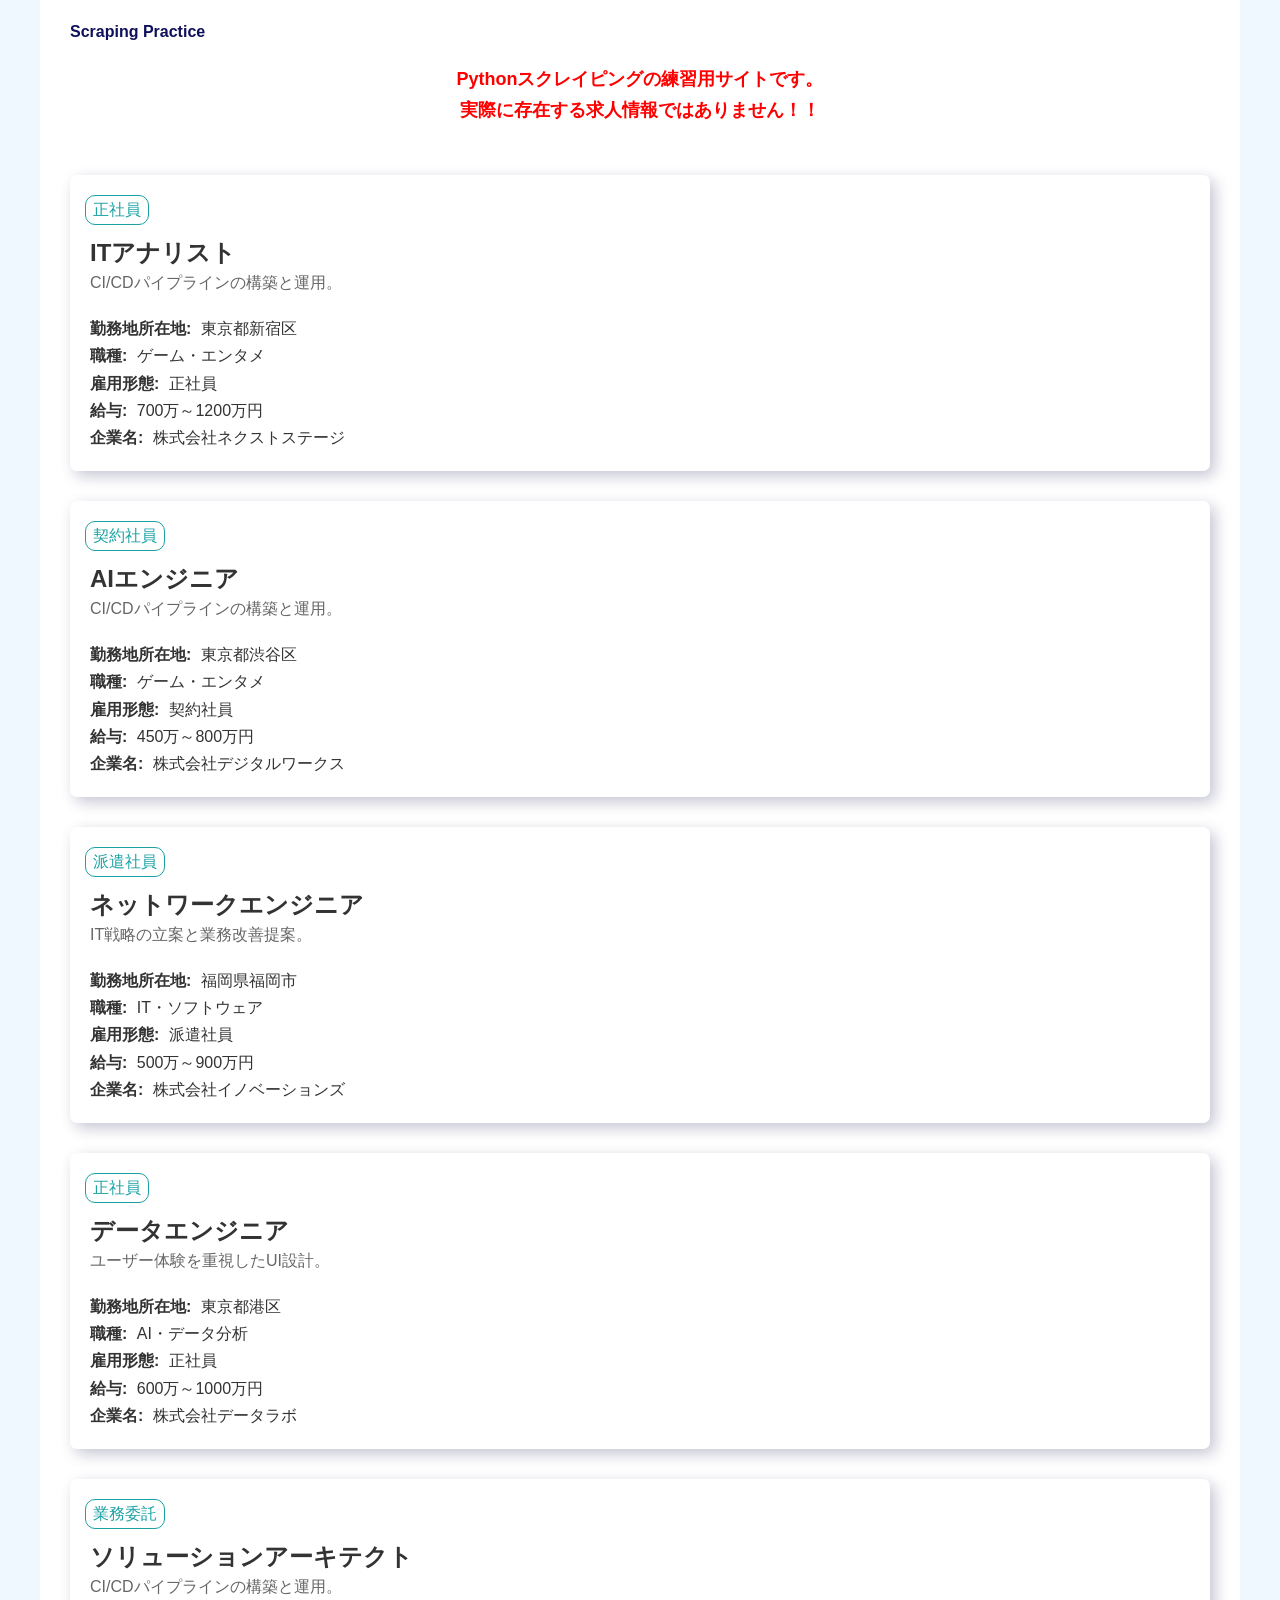
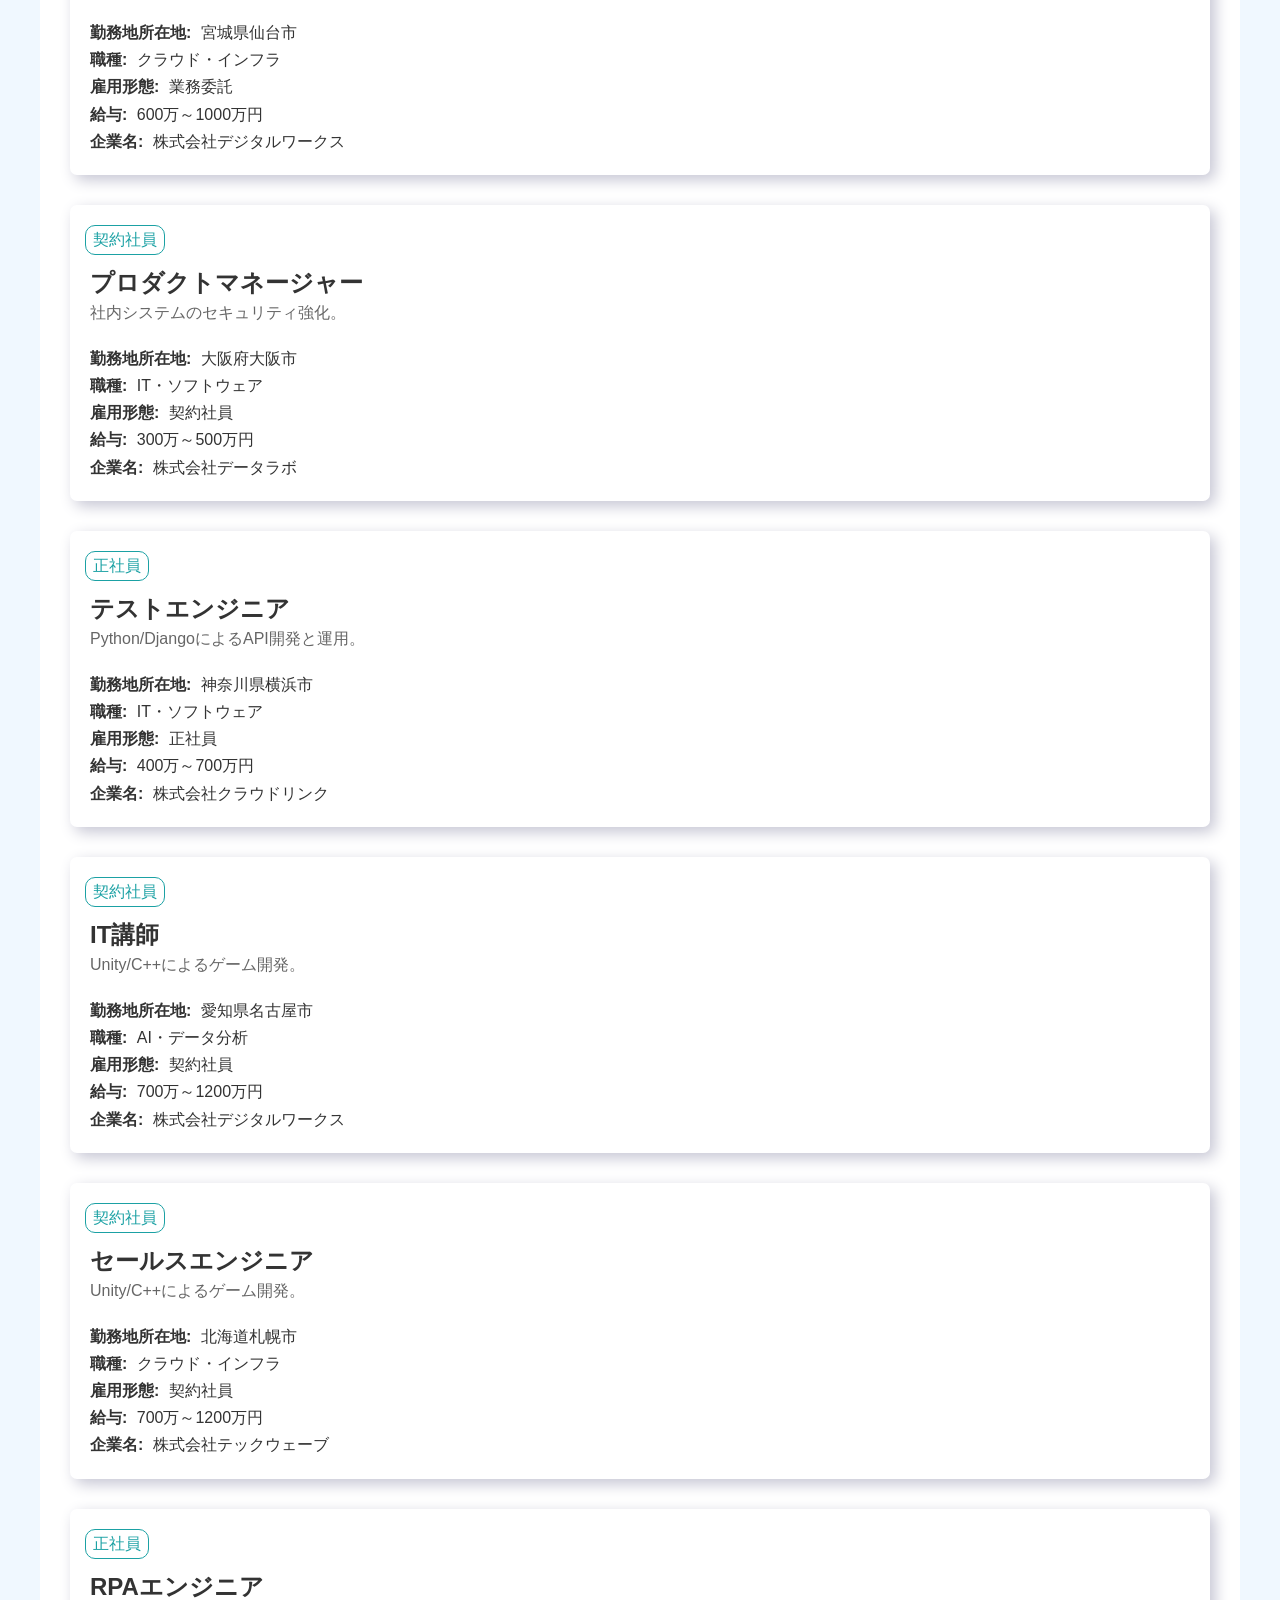
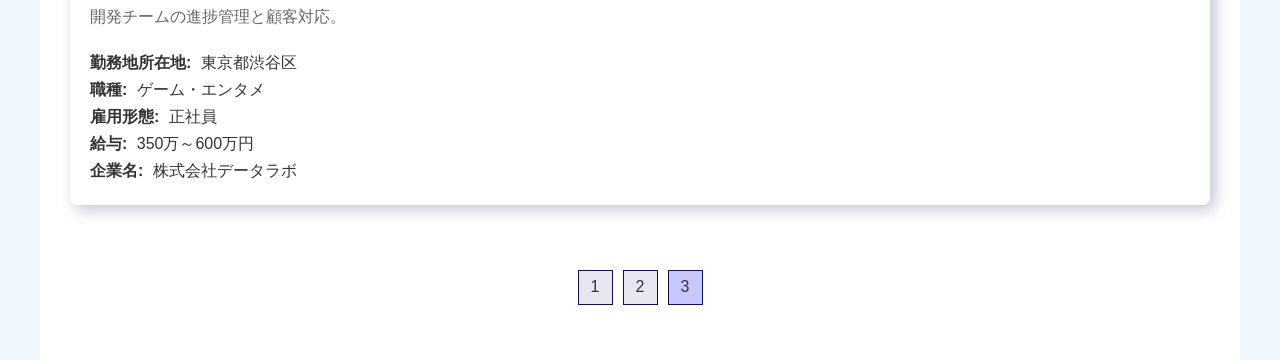
<file: scraping_practice_site/page3.html>
<!DOCTYPE html>
    <html lang="ja">
    <head>
        <meta charset="UTF-8">
        <meta name="viewport" content="width=device-width, initial-scale=1.0">
        <meta name="robots" content="noindex">
        <title>Scraping Practice 3</title>
        <link rel="stylesheet" href="scraping_style.css">
    </head>
    <body>
        <div class="main">

            <h1>Scraping Practice</h1>

            <p class="caution">
                Pythonスクレイピングの練習用サイトです。<br>
                実際に存在する求人情報ではありません！！
            </p>

            <div class="container">
    
                <a href="/jobs/21.html" class="jobsearch-card-link" target="_blank" rel="noopener noreferrer">
                    <div class="jobsearch-card">
                        <div class="employment-status">正社員</div>
                        <div class="jobsearch-header">
                            <h2 id="JobInfoHeader-title" class="jobsearch-title">ITアナリスト</h2>
                            <span class="description">CI/CDパイプラインの構築と運用。</span>
                        </div>
                        <div class="jobsearch-details">
                            <div class="jobsearch-location">
                                <span>勤務地所在地:</span> 東京都新宿区
                            </div>
                            <div class="jobsearch-industry">
                                <span>職種:</span> ゲーム・エンタメ
                            </div>
                            <div class="jobsearch-employment">
                                <span>雇用形態:</span> 正社員
                            </div>
                            <div class="jobsearch-salary">
                                <span>給与:</span> 700万～1200万円
                            </div>
                            <div class="jobsearch-company">
                                <span>企業名:</span> 株式会社ネクストステージ
                            </div>
                        </div>
                    </div>
                </a>
        
                <a href="/jobs/22.html" class="jobsearch-card-link" target="_blank" rel="noopener noreferrer">
                    <div class="jobsearch-card">
                        <div class="employment-status">契約社員</div>
                        <div class="jobsearch-header">
                            <h2 id="JobInfoHeader-title" class="jobsearch-title">AIエンジニア</h2>
                            <span class="description">CI/CDパイプラインの構築と運用。</span>
                        </div>
                        <div class="jobsearch-details">
                            <div class="jobsearch-location">
                                <span>勤務地所在地:</span> 東京都渋谷区
                            </div>
                            <div class="jobsearch-industry">
                                <span>職種:</span> ゲーム・エンタメ
                            </div>
                            <div class="jobsearch-employment">
                                <span>雇用形態:</span> 契約社員
                            </div>
                            <div class="jobsearch-salary">
                                <span>給与:</span> 450万～800万円
                            </div>
                            <div class="jobsearch-company">
                                <span>企業名:</span> 株式会社デジタルワークス
                            </div>
                        </div>
                    </div>
                </a>
        
                <a href="/jobs/23.html" class="jobsearch-card-link" target="_blank" rel="noopener noreferrer">
                    <div class="jobsearch-card">
                        <div class="employment-status">派遣社員</div>
                        <div class="jobsearch-header">
                            <h2 id="JobInfoHeader-title" class="jobsearch-title">ネットワークエンジニア</h2>
                            <span class="description">IT戦略の立案と業務改善提案。</span>
                        </div>
                        <div class="jobsearch-details">
                            <div class="jobsearch-location">
                                <span>勤務地所在地:</span> 福岡県福岡市
                            </div>
                            <div class="jobsearch-industry">
                                <span>職種:</span> IT・ソフトウェア
                            </div>
                            <div class="jobsearch-employment">
                                <span>雇用形態:</span> 派遣社員
                            </div>
                            <div class="jobsearch-salary">
                                <span>給与:</span> 500万～900万円
                            </div>
                            <div class="jobsearch-company">
                                <span>企業名:</span> 株式会社イノベーションズ
                            </div>
                        </div>
                    </div>
                </a>
        
                <a href="/jobs/24.html" class="jobsearch-card-link" target="_blank" rel="noopener noreferrer">
                    <div class="jobsearch-card">
                        <div class="employment-status">正社員</div>
                        <div class="jobsearch-header">
                            <h2 id="JobInfoHeader-title" class="jobsearch-title">データエンジニア</h2>
                            <span class="description">ユーザー体験を重視したUI設計。</span>
                        </div>
                        <div class="jobsearch-details">
                            <div class="jobsearch-location">
                                <span>勤務地所在地:</span> 東京都港区
                            </div>
                            <div class="jobsearch-industry">
                                <span>職種:</span> AI・データ分析
                            </div>
                            <div class="jobsearch-employment">
                                <span>雇用形態:</span> 正社員
                            </div>
                            <div class="jobsearch-salary">
                                <span>給与:</span> 600万～1000万円
                            </div>
                            <div class="jobsearch-company">
                                <span>企業名:</span> 株式会社データラボ
                            </div>
                        </div>
                    </div>
                </a>
        
                <a href="/jobs/25.html" class="jobsearch-card-link" target="_blank" rel="noopener noreferrer">
                    <div class="jobsearch-card">
                        <div class="employment-status">業務委託</div>
                        <div class="jobsearch-header">
                            <h2 id="JobInfoHeader-title" class="jobsearch-title">ソリューションアーキテクト</h2>
                            <span class="description">CI/CDパイプラインの構築と運用。</span>
                        </div>
                        <div class="jobsearch-details">
                            <div class="jobsearch-location">
                                <span>勤務地所在地:</span> 宮城県仙台市
                            </div>
                            <div class="jobsearch-industry">
                                <span>職種:</span> クラウド・インフラ
                            </div>
                            <div class="jobsearch-employment">
                                <span>雇用形態:</span> 業務委託
                            </div>
                            <div class="jobsearch-salary">
                                <span>給与:</span> 600万～1000万円
                            </div>
                            <div class="jobsearch-company">
                                <span>企業名:</span> 株式会社デジタルワークス
                            </div>
                        </div>
                    </div>
                </a>
        
                <a href="/jobs/26.html" class="jobsearch-card-link" target="_blank" rel="noopener noreferrer">
                    <div class="jobsearch-card">
                        <div class="employment-status">契約社員</div>
                        <div class="jobsearch-header">
                            <h2 id="JobInfoHeader-title" class="jobsearch-title">プロダクトマネージャー</h2>
                            <span class="description">社内システムのセキュリティ強化。</span>
                        </div>
                        <div class="jobsearch-details">
                            <div class="jobsearch-location">
                                <span>勤務地所在地:</span> 大阪府大阪市
                            </div>
                            <div class="jobsearch-industry">
                                <span>職種:</span> IT・ソフトウェア
                            </div>
                            <div class="jobsearch-employment">
                                <span>雇用形態:</span> 契約社員
                            </div>
                            <div class="jobsearch-salary">
                                <span>給与:</span> 300万～500万円
                            </div>
                            <div class="jobsearch-company">
                                <span>企業名:</span> 株式会社データラボ
                            </div>
                        </div>
                    </div>
                </a>
        
                <a href="/jobs/27.html" class="jobsearch-card-link" target="_blank" rel="noopener noreferrer">
                    <div class="jobsearch-card">
                        <div class="employment-status">正社員</div>
                        <div class="jobsearch-header">
                            <h2 id="JobInfoHeader-title" class="jobsearch-title">テストエンジニア</h2>
                            <span class="description">Python/DjangoによるAPI開発と運用。</span>
                        </div>
                        <div class="jobsearch-details">
                            <div class="jobsearch-location">
                                <span>勤務地所在地:</span> 神奈川県横浜市
                            </div>
                            <div class="jobsearch-industry">
                                <span>職種:</span> IT・ソフトウェア
                            </div>
                            <div class="jobsearch-employment">
                                <span>雇用形態:</span> 正社員
                            </div>
                            <div class="jobsearch-salary">
                                <span>給与:</span> 400万～700万円
                            </div>
                            <div class="jobsearch-company">
                                <span>企業名:</span> 株式会社クラウドリンク
                            </div>
                        </div>
                    </div>
                </a>
        
                <a href="/jobs/28.html" class="jobsearch-card-link" target="_blank" rel="noopener noreferrer">
                    <div class="jobsearch-card">
                        <div class="employment-status">契約社員</div>
                        <div class="jobsearch-header">
                            <h2 id="JobInfoHeader-title" class="jobsearch-title">IT講師</h2>
                            <span class="description">Unity/C++によるゲーム開発。</span>
                        </div>
                        <div class="jobsearch-details">
                            <div class="jobsearch-location">
                                <span>勤務地所在地:</span> 愛知県名古屋市
                            </div>
                            <div class="jobsearch-industry">
                                <span>職種:</span> AI・データ分析
                            </div>
                            <div class="jobsearch-employment">
                                <span>雇用形態:</span> 契約社員
                            </div>
                            <div class="jobsearch-salary">
                                <span>給与:</span> 700万～1200万円
                            </div>
                            <div class="jobsearch-company">
                                <span>企業名:</span> 株式会社デジタルワークス
                            </div>
                        </div>
                    </div>
                </a>
        
                <a href="/jobs/29.html" class="jobsearch-card-link" target="_blank" rel="noopener noreferrer">
                    <div class="jobsearch-card">
                        <div class="employment-status">契約社員</div>
                        <div class="jobsearch-header">
                            <h2 id="JobInfoHeader-title" class="jobsearch-title">セールスエンジニア</h2>
                            <span class="description">Unity/C++によるゲーム開発。</span>
                        </div>
                        <div class="jobsearch-details">
                            <div class="jobsearch-location">
                                <span>勤務地所在地:</span> 北海道札幌市
                            </div>
                            <div class="jobsearch-industry">
                                <span>職種:</span> クラウド・インフラ
                            </div>
                            <div class="jobsearch-employment">
                                <span>雇用形態:</span> 契約社員
                            </div>
                            <div class="jobsearch-salary">
                                <span>給与:</span> 700万～1200万円
                            </div>
                            <div class="jobsearch-company">
                                <span>企業名:</span> 株式会社テックウェーブ
                            </div>
                        </div>
                    </div>
                </a>
        
                <a href="/jobs/30.html" class="jobsearch-card-link" target="_blank" rel="noopener noreferrer">
                    <div class="jobsearch-card">
                        <div class="employment-status">正社員</div>
                        <div class="jobsearch-header">
                            <h2 id="JobInfoHeader-title" class="jobsearch-title">RPAエンジニア</h2>
                            <span class="description">開発チームの進捗管理と顧客対応。</span>
                        </div>
                        <div class="jobsearch-details">
                            <div class="jobsearch-location">
                                <span>勤務地所在地:</span> 東京都渋谷区
                            </div>
                            <div class="jobsearch-industry">
                                <span>職種:</span> ゲーム・エンタメ
                            </div>
                            <div class="jobsearch-employment">
                                <span>雇用形態:</span> 正社員
                            </div>
                            <div class="jobsearch-salary">
                                <span>給与:</span> 350万～600万円
                            </div>
                            <div class="jobsearch-company">
                                <span>企業名:</span> 株式会社データラボ
                            </div>
                        </div>
                    </div>
                </a>
        
            </div>

            <div class="pagenator">
    
            <a href="page1.html">
                <div class="pagenator-num "><span>1</span></div>
            </a>
            
            <a href="page2.html">
                <div class="pagenator-num "><span>2</span></div>
            </a>
            
            <a href="page3.html">
                <div class="pagenator-num current-page"><span>3</span></div>
            </a>
                     
            </div>

        </div> 
    </body>
    </html>
</file>
<file: css/style.css>
:root {
    --bgback: #fdf3e8;
    --bgmain: #fdf3e8;
    --base: #6a513b;
    --subcolor: #ec8804;

    --black: #333;
    --white: #fff;
    --gray: #ccc;
    --lightBrown: #b1a79f;

    --darkGreen: #4d562a;
    --midiumGreen: #799417;
    --lightGreen: #bcd75a;

    --header-h: 50px;
    --footer-h: 25px;

    --shadow: 0 4px 12px 0 rgba(0, 0, 0, 0.07), 0 2px 4px rgba(0, 0, 0, 0.05);
}


html {
  font-size: 16px;
}

body {
    font-family: "Quicksand", "Kosugi Maru", sans-serif;
    -webkit-font-smoothing: antialiased;
    -moz-osx-font-smoothing: grayscale;
    font-weight: 400;
    font-size: 1rem;
    background: var(--bgback);
    line-height: 1.8em;
    color: var(--black);
}

h1, h2, h3 {
  font-weight: 800;
}

ul {
    padding-left: 0;
}

li {
    list-style: none;
}

a {
    text-decoration: none;
    color: var(--darkGreen);
}

a:visited {
    color: var(--darkGreen);
}

a:hover{
    color: var(--midiumGreen);
}

a:active {
    color: var(--lightGreen);
}

header a,
header a:visited,
header a:hover,
footer a,
footer a:visited,
footer a:hover {
    color: var(--white);
}


/* header */
header {
    background-color: var(--base);
    color: var(--white);
    height: var(--header-h);
}

.header-inner {
    max-width: 1250px;
    margin: 0 auto;
    display: flex;
    justify-content: space-between;
    align-items: center;
}

@media (max-width: 1250px) {
  .header-inner {
    padding: 0 30px;
  }
}

@media (max-width: 599px) {
  .header-inner {
    padding: 0 10px 10px 10px;
    line-height: 1em;
  }
}

header .header-left ul li {
    display: inline-block;
    margin-left: 30px;
}

@media (max-width: 599px) {
    header .header-left ul li {
        margin-left: 15px;
    }
}


/* main */
#main {
    min-height: calc(100vh - var(--header-h) - var(--footer-h));
    background-color: var(--bgmain);
    padding: 50px;
}

@media (min-width: 1024px) {
    #main {
        max-width: 1200px;
        margin: 0 auto;
        padding: 40px;
    }
}

@media (min-width: 600px) and (max-width: 1023px) {
    #main {
        padding: 30px;
    }
}

@media (max-width: 599px) {
    #main {
        padding: 20px;
    }
}

#main h2 {
    margin-top: 0;
}

#greeting {
    padding-bottom: 30px;
    margin-bottom: 30px;
    border-bottom: 1px solid var(--gray);
}

.heading {
    text-align: center;
    margin-bottom: 50px;
}

#profile,
#works,
#skills {
    padding-top: 50px;
    padding-bottom: 80px;
    margin-bottom: 30px;
    width: 80%;
    margin-left: auto;
    margin-right: auto;
}

@media (max-width: 1023px) {
    #profile,
    #works,
    #skills {
        width: 100%;
    }
}

#profile,
#works {
    border-bottom: 1px solid var(--gray);
}

#profile .inner {
    display: flex;
    flex-direction: row-reverse;
    gap: 30px;
    margin: 0 auto;
}

#profile .inner .left {
    flex: 0 0 250px;
}

#profile .inner .right {
    flex: 1;
}

#profile .box {
    overflow: hidden;
    width: 100%;
    max-width: 250px;
    border-radius: 12px;
}

#profile .profile-img {
    width: 250px;
    height: 250px;
    background-size: cover;
    background-image: url(../images/nyaataco.jpg);
    transition: transform .6s ease;
}

#profile .profile-img:hover {
    transform: scale(1.1);
}

#profile .discription {
    font-size: small;
    margin-top: 0;
    text-align: right;
    padding-right: 2px;
}

@media (max-width: 599px) {
    #profile .inner {
        display: block;
    }

    #profile .inner .left {
        width: 250px;
        margin: 0 auto;
    }

    #profile .inner .right {
        margin-bottom: 30px;
    }
}

#profile .left .link {
    display: flex;
    justify-content: right;
    align-items: center;
    margin: 0;
}

#profile .link .icon {
    margin: 0 7px;
}

.github {
    font-size: 25px;
}

a.github {
    color: #333;
}

a:hover.github {
    color: #333;
}

.qiita {
    width: 25px;
    height: 25px;
    margin-top: 10px;
}

#works .inner {
    display: grid;
    grid-template-columns: repeat(auto-fit, minmax(250px, 1fr));
    gap: 30px;
    margin: 0 auto;
    max-width: 1200px;
    padding: 0 20px;
}

#works .col {
    aspect-ratio: 5 / 4; 
    overflow: hidden;
    border-radius: 5px;
}

#works .col .link {
    display: block;
    width: 100%;
    height: 100%;
}

#works .col .title {
    margin: 0;
    background: var(--bgmain);
    color: var(--black);
    font-weight: 600;
}

#works .col .box {
    width: 100%;
    height: 100%;
    overflow: hidden;
    box-shadow: var(--shadow);
    border-radius: 5px;
}

#works .col .image {
    width: 100%;
    height: 100%;
    background-size: cover;
    transition: transform .6s ease;
}

#works .col .image:hover {
    transform: scale(1.1);
}

.pizza {
    background-image: url("../images/midium-sample-pizza.jpg");
    background-position: left center;
}

.cafe-child {
    background-image: url("../images/midium-archive-event.jpg");
    background-position: center;
}

.cafe-blockeditor {
    background-image: url("../images/midium-topimage.jpg");
    background-position: left;
}

.illust {
    background-image: url("../images/illustraions/brush.jpg");
    background-position: center;
    background-color: #fff;
}


#skills .inner {
    display: flex;
    gap: 30px;
    margin: 0 auto;
}

#skills .inner .left,
#skills .inner .right {
    flex: 1;
}

@media (max-width: 599px) {
    #skills .inner {
        display: block;
    }

    #skills .left {
        margin-bottom: 50px;
    }
}

#development li {
    position: relative;
}

#development li::before {
    content: "\f578";
    font-family: "Font Awesome 6 Free";
    font-weight: 900;
    margin-right: 0.5em;
    color: var(--lightBrown);
}

#qualification li {
    position: relative;
}

#qualification li::before {
    content: "\f4ba";
    font-family: "Font Awesome 6 Free";
    font-weight: 900;
    margin-right: 0.5em;
    color: var(--lightBrown);
}


/* footer */
footer {
    height: var(--footer-h);
    background-color: var(--base);
    color: var(--white);
    display: flex;
    justify-content: center;
    align-items: center;
    font-size: small;
}


/* Subpage */

.go-to-home {
    text-align: center;
    margin-top: 50px;
}


/* mountain-tails-cafe */

.mountain-tails-cafe h1 {
    margin-bottom: 50px;
}

.mountain-tails-cafe .text {
    margin: 30px 0;
}

.mountain-tails-cafe .link-style {
    text-decoration: underline;
}

.mountain-tails-cafe .container {
    background-color: #fff;
    padding: 30px;
}

.mountain-tails-cafe .message {
    width: 600px;
    margin: 0 auto;
    text-align: right;
}

.mountain-tails-cafe .message .arrow {
    margin-left: 5px;
    color: var(--base);
}

.mountain-tails-cafe .large-image {
    width: 600px;
    height: 400px;
    margin: 0 auto 30px;
    
    /* スクロールを可能にする */
    overflow: auto;
}

.mountain-tails-cafe .large-image img {
    display: block;
    max-width: 100%;
    height: auto;
    border: solid 1px var(--midiumGreen);
}

@media screen and (max-width: 750px) {
    .mountain-tails-cafe .message {
        width: 100%;
        font-size: 0.7em;   
    }

    .mountain-tails-cafe .large-image {
        width: 100%;
        height: 300px;
    }
}

@media screen and (max-width: 500px) {
    .mountain-tails-cafe .large-image {
        height: 200px;
    }
}

.mountain-tails-cafe .small-images-wrapper {
    width: 100%;
    display: flex;
    justify-content: center;
}

.mountain-tails-cafe .small-images {
    display: grid;
    grid-template-columns: repeat(auto-fit, minmax(180px, 1fr));
    gap: 15px;
    max-width: 850px;
    width: 100%;
}

.mountain-tails-cafe .image {
    width: 180px;
    height: 100px;
    margin-bottom: 15px;
    background-size: cover;
    background-position: top;
    border: solid 0.5px var(--lightGreen);
    border-radius: 3px;
}

@media (max-width: 900px) {
    .mountain-tails-cafe .small-images {
        max-width: 620px;
    }
}

@media (max-width: 700px) {
    .mountain-tails-cafe .small-images {
        grid-template-columns: repeat(auto-fit, minmax(120px, 1fr));
        max-width: 450px;
    }
    .mountain-tails-cafe .image {
        width: 120px;
        height: 80px;
    }
}

@media (max-width: 500px) {
    .mountain-tails-cafe .small-images {
        display: flex;
        justify-content: space-between;
        flex-wrap: wrap;
    }
    .mountain-tails-cafe .image {
        width: 80px;
        height: 50px;
    }
}

.mountain-tails-cafe .small-images .home {
    background-image: url(../images/MoutainTailsCafe/thmbnail-home.jpg);
}

.mountain-tails-cafe .small-images .event {
    background-image: url(../images/MoutainTailsCafe/thumbnail-event.jpg);
}

.mountain-tails-cafe .small-images .event-achive {
    background-image: url(../images/MoutainTailsCafe/thumbnail-event-achive.jpg);
}

.mountain-tails-cafe .small-images .event-single {
    background-image: url(../images/MoutainTailsCafe/thumbnail-event-single.jpg);
}

.mountain-tails-cafe .small-images .blogs {
    background-image: url(../images/MoutainTailsCafe/thmbnail-blogs.jpg);
}

.mountain-tails-cafe .small-images .blog {
    background-image: url(../images/MoutainTailsCafe/thmbnail-blog.jpg);
}

.mountain-tails-cafe .small-images .contact {
    background-image: url(../images/MoutainTailsCafe/thumbnail-contact.jpg);
}

.mountain-tails-cafe .omake {
    margin-top: 80px;
}

.mountain-tails-cafe .sample-images,
.mountain-tails-cafe .retouch {
    display: flex;
}

.mountain-tails-cafe .sample-images img,
.mountain-tails-cafe .retouch img {
    width: 300px;
    padding-bottom: 15px;
}

.mountain-tails-cafe .sample-images img:first-child {
    padding-right: 45px;
}

.mountain-tails-cafe .retouch img:first-child {
    padding-right: 15px;
}

.mountain-tails-cafe .retouch img:last-child {
    padding-left: 15px;
}

.mountain-tails-cafe .retouch .arrow {
    display: flex;
    align-items: center;
}

.mountain-tails-cafe .retouch .arrow::before {   
    font-family: "Font Awesome 6 Free";
    font-weight: 900;
    content: "\f061";
    color: var(--base);
}

@media screen and (max-width: 750px) {
    .mountain-tails-cafe .sample-images,
    .mountain-tails-cafe .retouch {
        display: block;
    }

    .mountain-tails-cafe .retouch img {
        display: block;
    }

    .mountain-tails-cafe .retouch img:first-child {
        padding-right: 0;
        padding-bottom: 5px;
    }

    .mountain-tails-cafe .retouch img:last-child {
        padding-left: 0;
        padding-top: 5px;
    }

    .mountain-tails-cafe .retouch .arrow {
        width: 300px;
        display: flex;
        justify-content: center;
    }

    .mountain-tails-cafe .retouch .arrow::before {
        content: "\f063";
    }
}



/* illustrations */

.illustrations .text {
    margin: 30px 0;
}

.illustrations i {
    font-family: "Font Awesome 6 Free";
    font-weight: 900;
    margin-right: 0.5em;
    color: var(--lightBrown);
}

.illustrations .container {
    display: grid;
    grid-template-columns: 1fr 1fr 1fr 1fr;
    gap: 30px;
}

.illustrations .illust {
    width: 215px;
    aspect-ratio: 1 / 1;
    background-size: 80%;
    background-position: center;
    background-repeat: no-repeat;
    background-color: #fff;
    box-sizing: border-box;
    transition: background-size .6s ease;
}

.illustrations .illust:hover {
    background-size: 110%;
}


@media (min-width: 750px) and (max-width: 1023px) {
    .illustrations .container  {
        grid-template-columns: 1fr 1fr 1fr;
    }
}

@media (max-width: 749px) {
    .illustrations .container  {
        display: flex;
        flex-wrap: wrap;
        justify-content: center;
    }

    .illustrations .illust {
        width: 85%;
        max-width: 300px;
    }
}

.illustrations .brash {
    background-image: url(../images/illustraions/brush.jpg);
}

.illustrations .calc {
    background-image: url(../images/illustraions/calclator.jpg);
}

.illustrations .camera {
    background-image: url(../images/illustraions/camera.jpg);
}

.illustrations .glass {
    background-image: url(../images/illustraions/magnifying-glass.jpg);
}

.illustrations .mic {
    background-image: url(../images/illustraions/microphone.jpg);
}

.illustrations .pencil {
    background-image: url(../images/illustraions/pencile.jpg);
}

/* animation */

.fade-up {
    opacity: 0;
    transform: translateY(30px);
    animation: fadeUp 1s ease-out forwards;
}

@keyframes fadeUp {
    to {
        opacity: 1;
        transform: translateY(0);
    }
}

.fade-in {
    opacity: 0;
    animation: fadeIn 2s ease-out forwards;
}

@keyframes fadeIn {
    to {
        opacity: 1;
    }
}

h2.heading {
    opacity: 0;
}
</file>
<file: scraping_practice_site/scraping_style.css>
* {
    margin: 0;
    padding: 0;
    box-sizing: border-box;
}

body {
    font-family: sans-serif;
    line-height: 1.5;
    background-color: aliceblue;
    color: #333;
}

a {
    text-decoration: none;
    color: #333;
}

.main {
    background-color: #fff;
    max-width: 1200px;
    margin: 0 auto;
}

h1 {
    padding: 20px 30px 0;
    font-size: 1em;
    color: #0f105b;
}

.caution {
    color: red;
    font-size: large;
    font-weight: bold;
    text-align: center;
    line-height: 1.7em;
    margin: 20px;
}

.container {
    padding: 30px;
}

.jobsearch-card-link{
    display: block;
}

.jobsearch-card {
    border-radius: 7px;
    box-shadow: 5px 5px 15px#c5c5d3;
    padding: 20px;
    margin-bottom: 30px;
}

.jobsearch-header {
    margin-bottom: 20px;
}

.description {
    color: #666;
}

.jobsearch-details {
    line-height: 1.7em;
}

.jobsearch-details span {
    font-weight: 600;
    margin-right: 5px;
}

.employment-status {
    border: solid 1px #1ba1a4;
    color: #1ba1a4;
    padding: 2px 7px;
    border-radius: 10px;
    width: fit-content;
    margin-left: -5px;
    margin-bottom: 10px;
}

.pagenator {
    width: fit-content;
    margin: 0 auto;
    display: flex;
    padding-bottom: 50px;
}

.pagenator-num {
    display: flex;
    justify-content: center;
    align-items: center;
    width: 35px;
    height: 35px;
    background-color: #e7e7f2;
    border: solid 1px #0f105b;
    margin: 5px;
}

.current-page {
    background: #c7c8ff;
}
</file>
